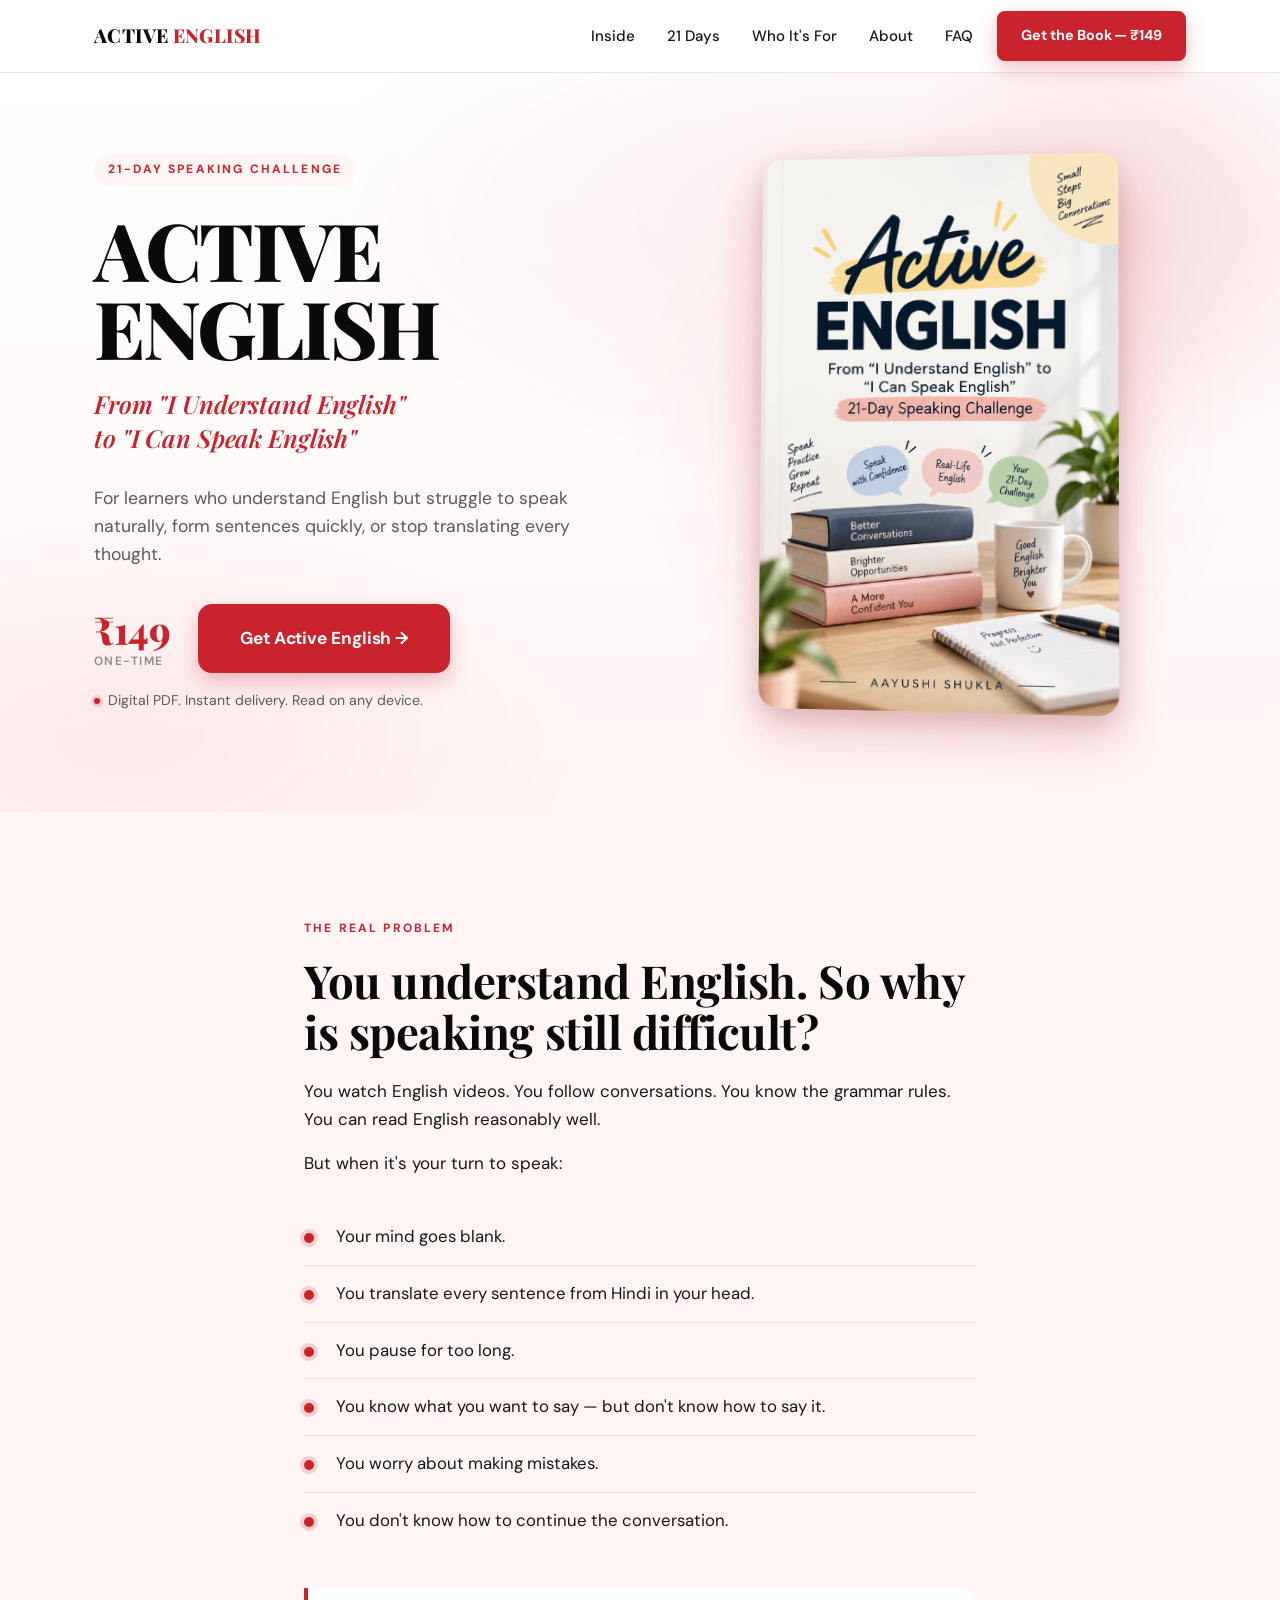
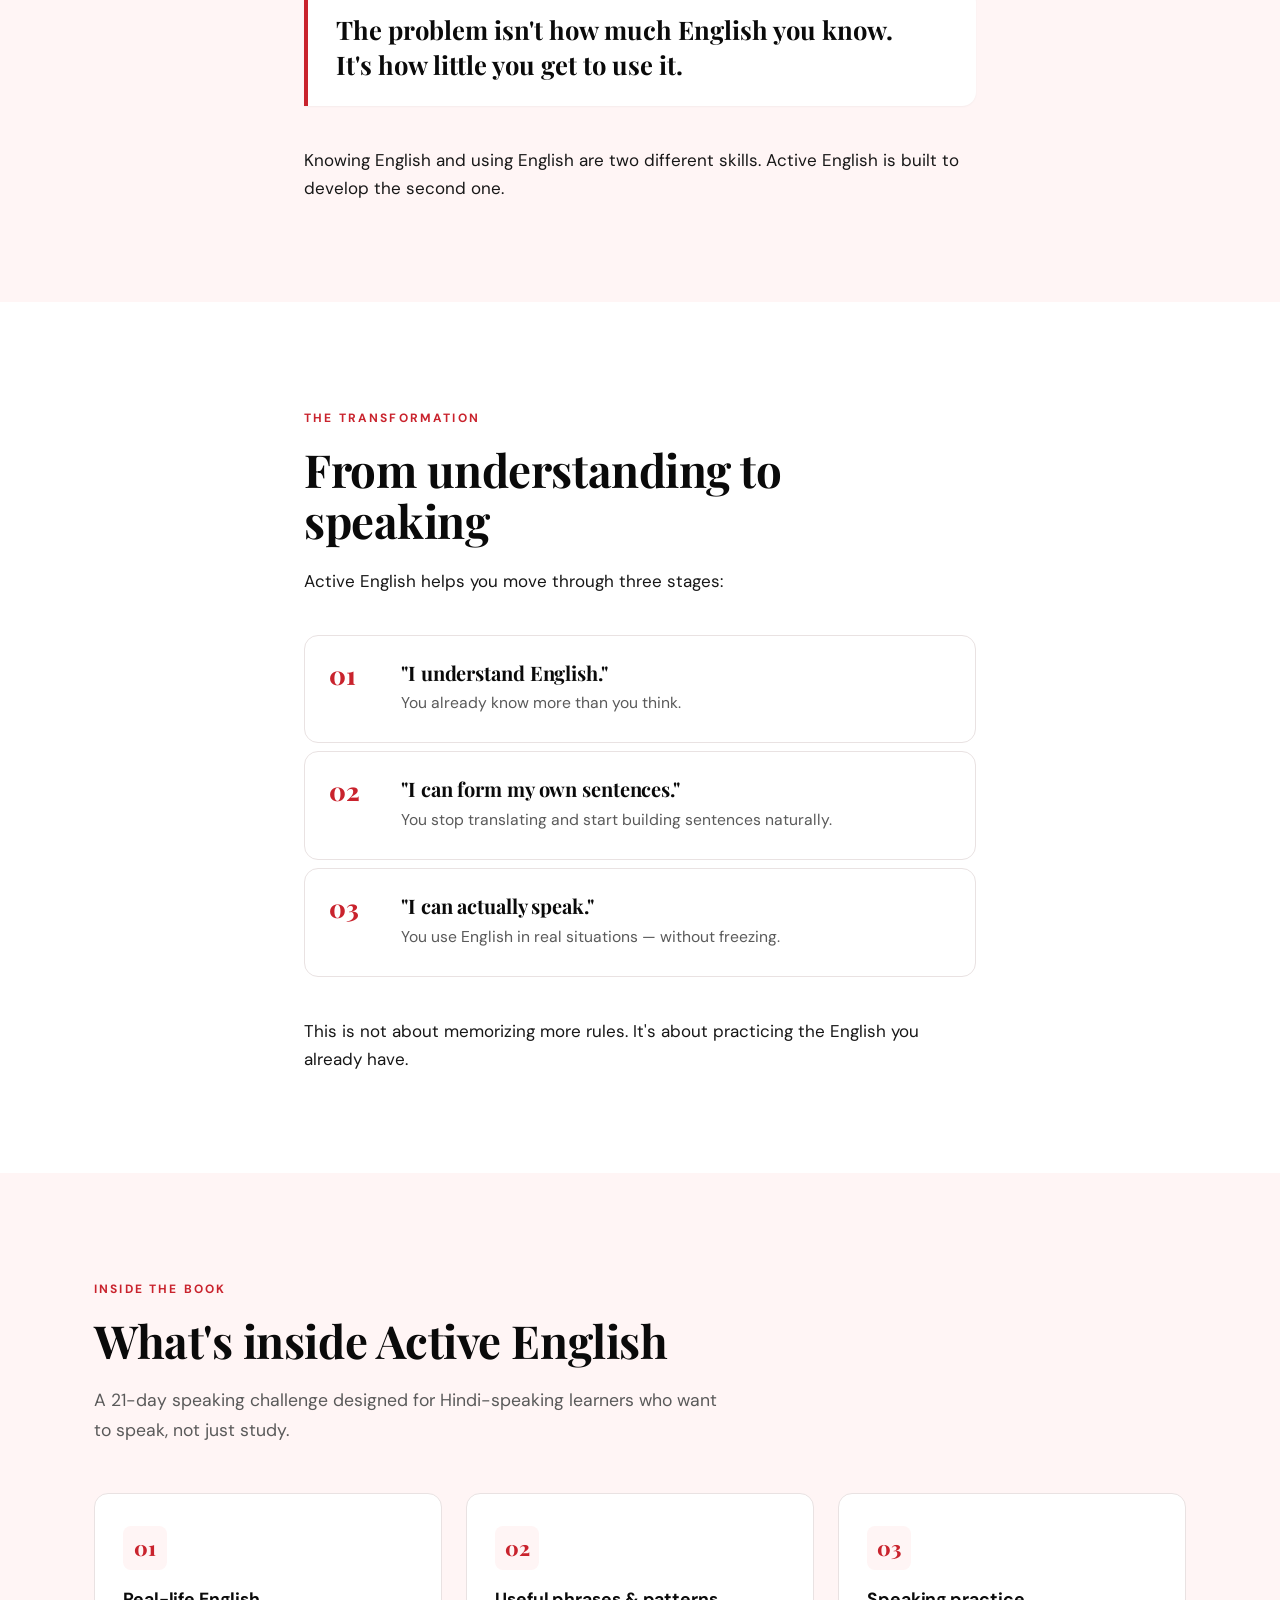
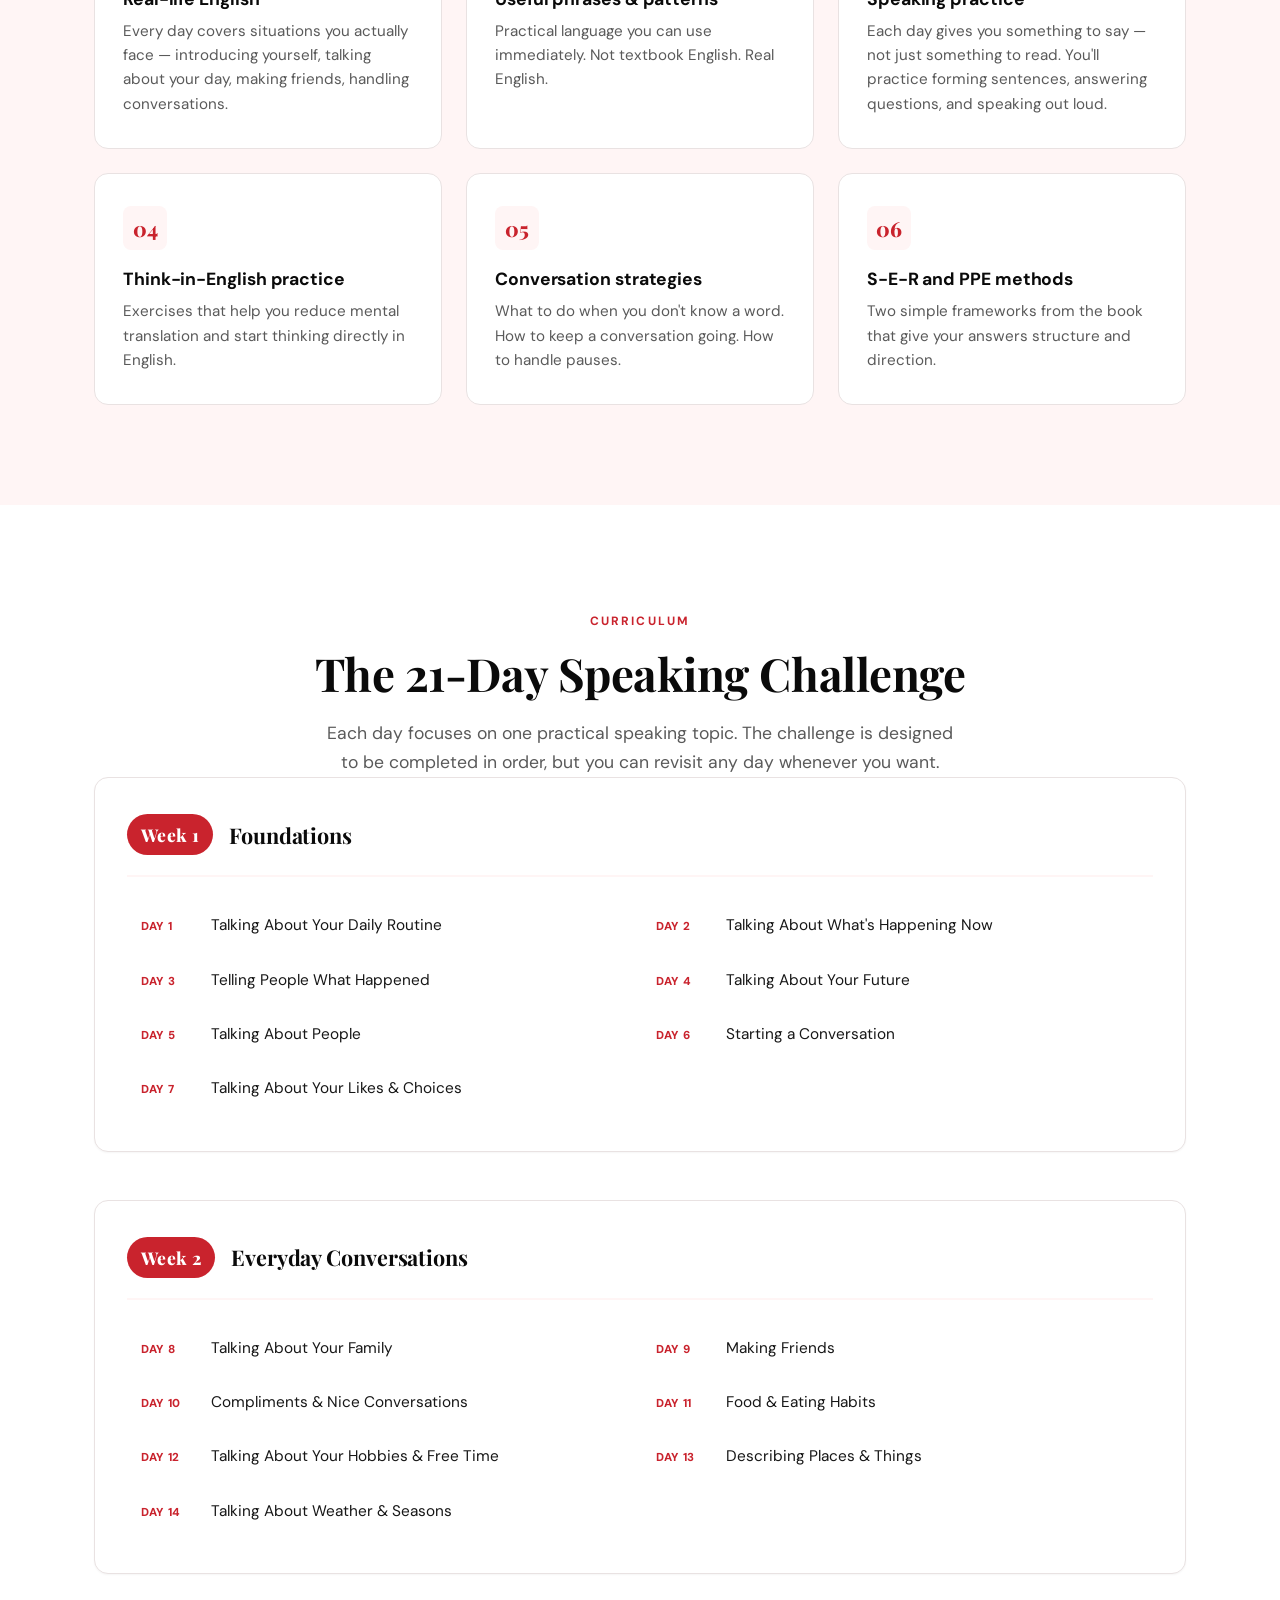
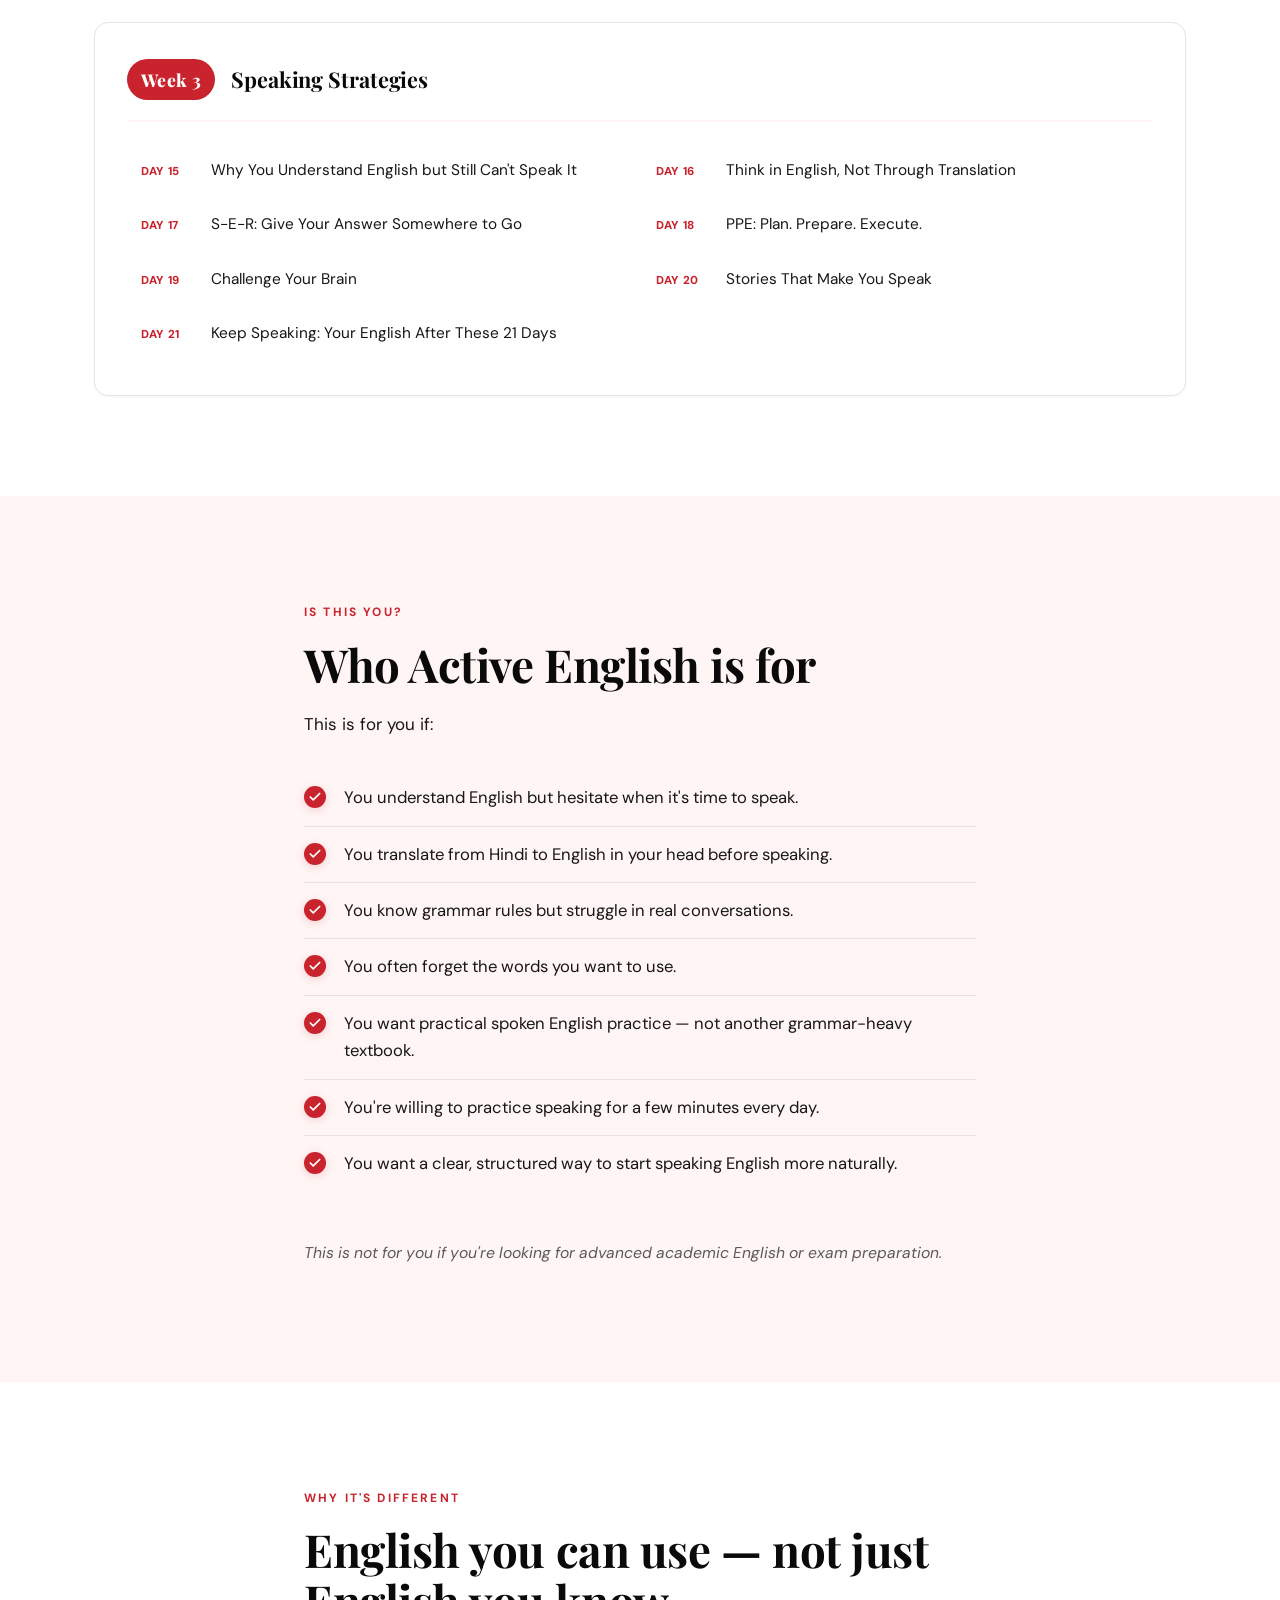
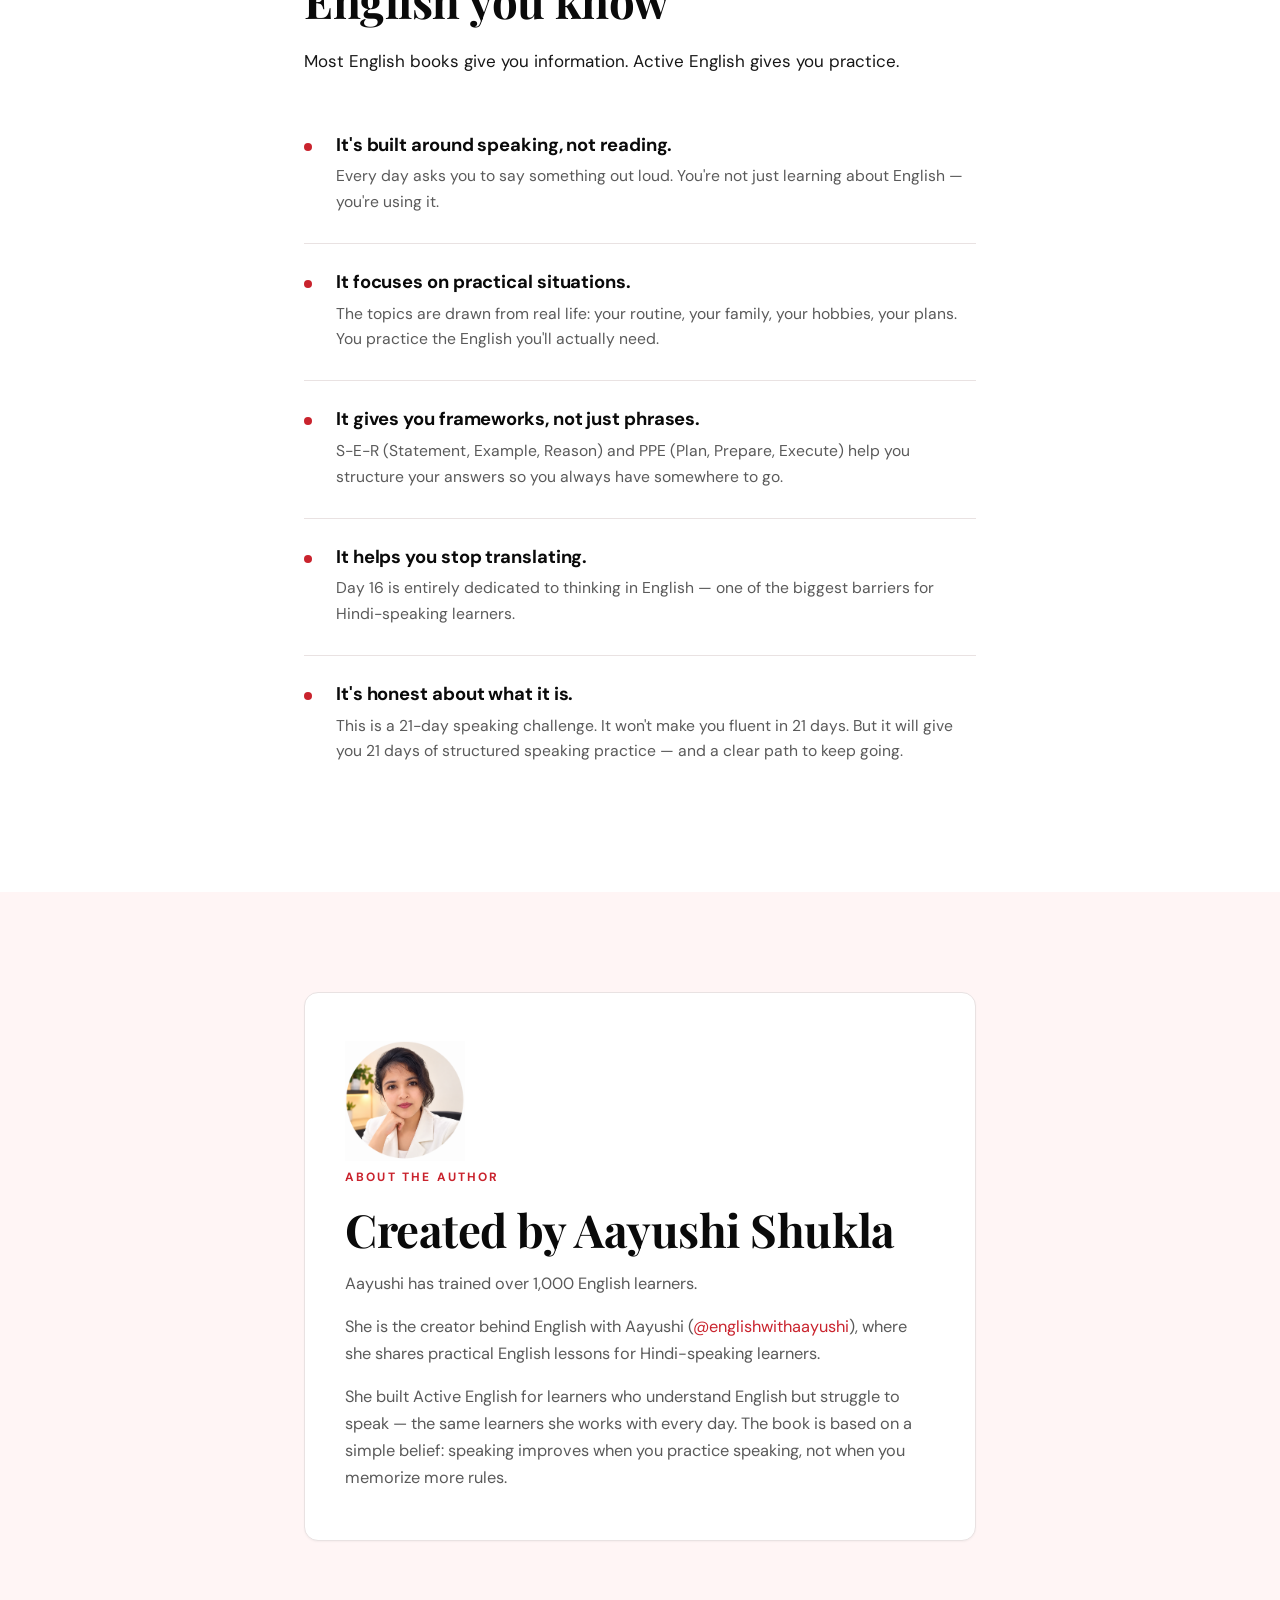
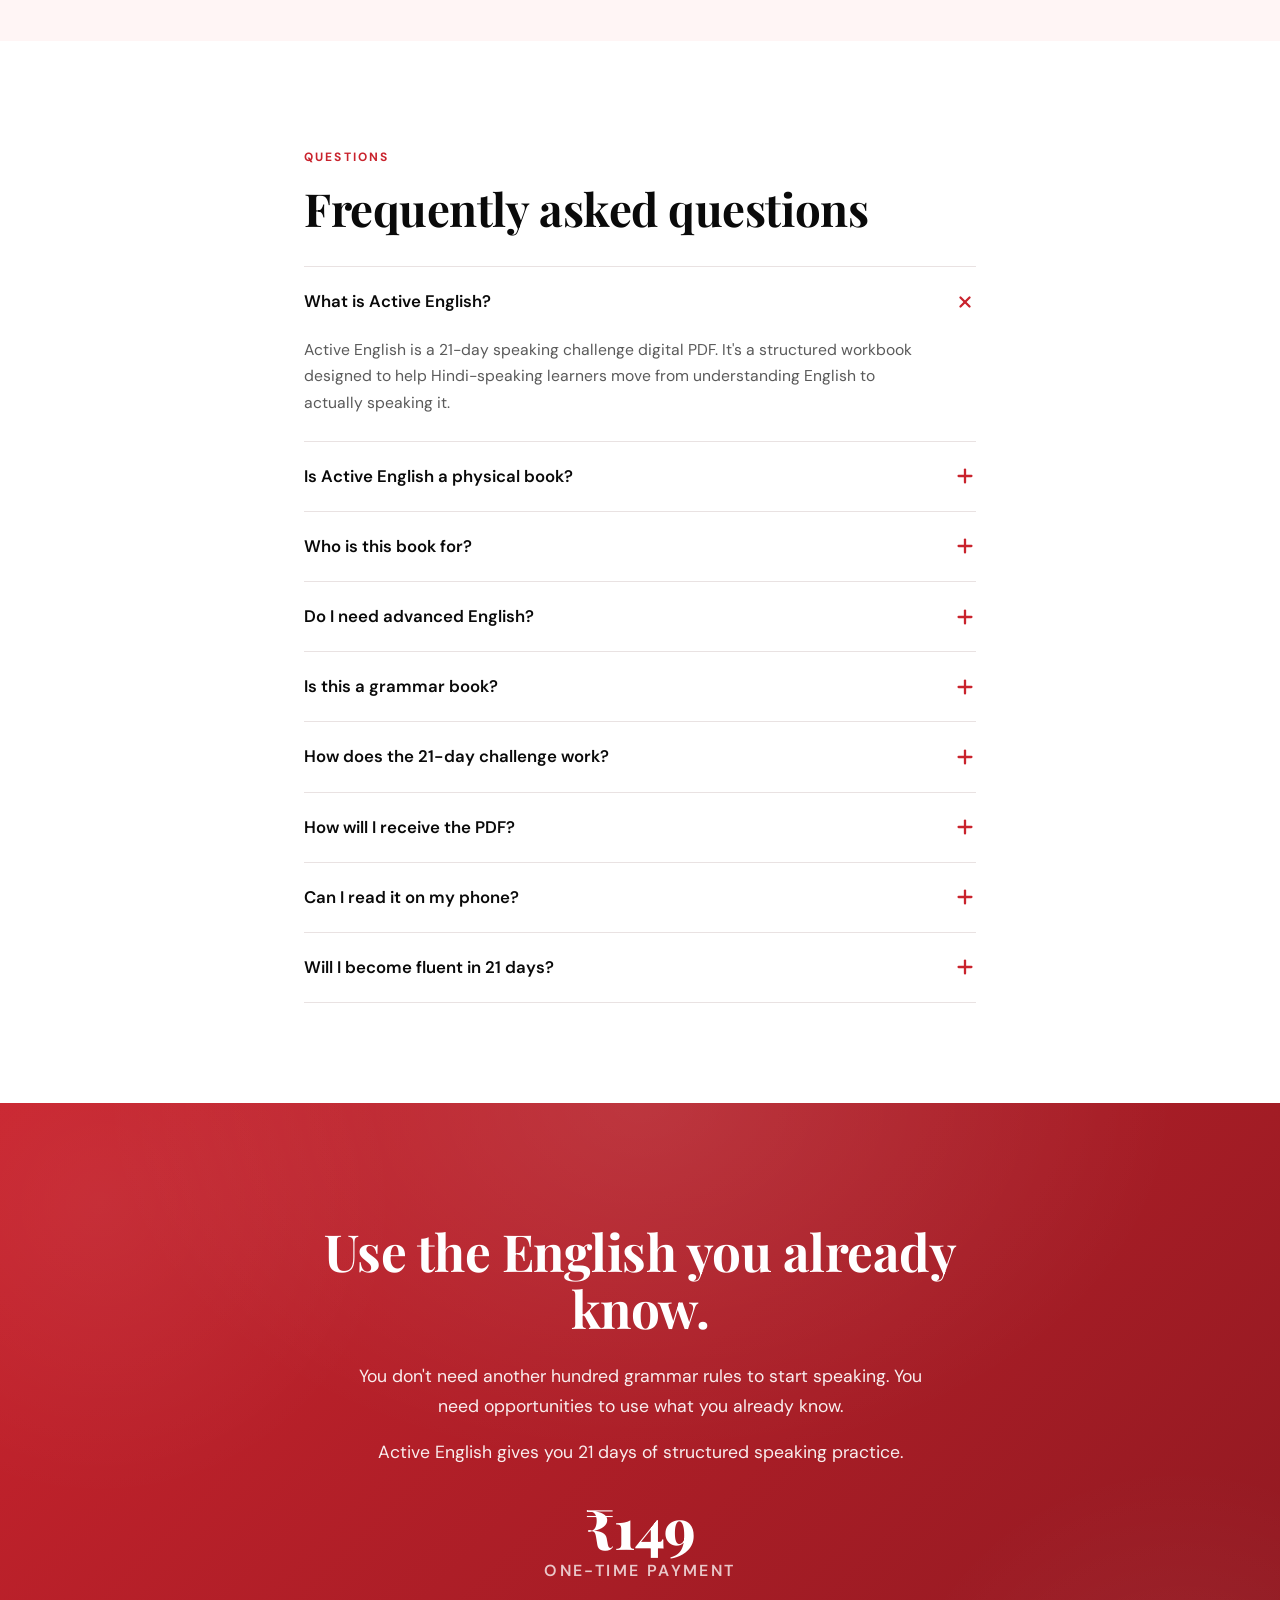
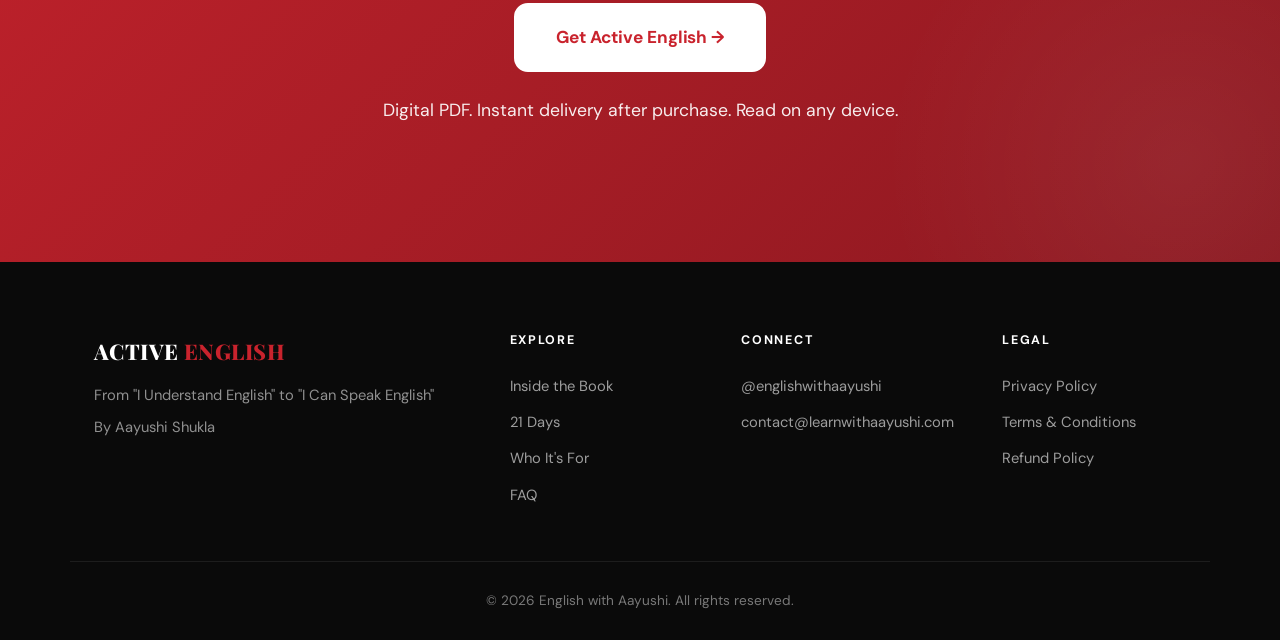
<file: index.html>
<!DOCTYPE html>
<html lang="en-IN">

<head>
  <meta charset="UTF-8">
  <meta name="viewport" content="width=device-width, initial-scale=1.0">
  <title>Active English — 21-Day Speaking Challenge | Spoken English Practice PDF for Hindi Speakers</title>
  <meta name="description"
    content="Understand English but struggle to speak? Active English is a 21-day speaking challenge PDF by Aayushi Shukla. Practical spoken English practice for Hindi speakers. ₹149.">
  <link rel="canonical" href="https://YOURDOMAIN.com/">

  <meta property="og:type" content="product">
  <meta property="og:title" content="Active English — 21-Day Speaking Challenge">
  <meta property="og:description" content="From 'I Understand English' to 'I Can Speak English'. ₹149.">
  <meta property="og:image" content="https://YOURDOMAIN.com/images/Cover.png">
  <meta property="og:url" content="https://YOURDOMAIN.com/">
  <meta property="og:site_name" content="Active English">
  <meta property="og:locale" content="en_IN">

  <link rel="preconnect" href="https://fonts.googleapis.com">
  <link rel="preconnect" href="https://fonts.gstatic.com" crossorigin>
  <link
    href="https://fonts.googleapis.com/css2?family=DM+Sans:wght@400;500;600;700&family=Playfair+Display:ital,wght@0,600;0,700;0,800;1,600&display=swap"
    rel="stylesheet">

  <style>
    /* ============================================
   ACTIVE ENGLISH — PREMIUM RED + WHITE THEME
   ============================================ */

    * {
      margin: 0;
      padding: 0;
      box-sizing: border-box
    }

    html {
      scroll-behavior: smooth;
      -webkit-text-size-adjust: 100%
    }

    :root {
      --red: #C9232D;
      --red-dark: #A81D26;
      --red-deep: #8B1820;
      --red-tint: #FFF5F5;
      --red-glow: rgba(201, 35, 45, 0.18);
      --dark: #171717;
      --ink: #0A0A0A;
      --muted: #5A5A5A;
      --muted-light: #8A8A8A;
      --border: #E9E2E2;
      --border-strong: #D8CFCF;
      --white: #FFFFFF;
      --off-white: #FAF7F7;
      --max: 1140px;
      --narrow: 720px;
      --r: 8px;
      --r-lg: 14px;
      --r-xl: 20px;
      --shadow-sm: 0 1px 2px rgba(0, 0, 0, .04);
      --shadow-md: 0 8px 28px rgba(23, 23, 23, .08);
      --shadow-lg: 0 24px 60px rgba(23, 23, 23, .12);
      --shadow-red: 0 20px 50px rgba(201, 35, 45, .25);
      --t: .25s cubic-bezier(.4, 0, .2, 1);
    }

    body {
      font-family: 'DM Sans', system-ui, -apple-system, sans-serif;
      font-size: 17px;
      line-height: 1.65;
      color: var(--dark);
      background: var(--white);
      -webkit-font-smoothing: antialiased;
      -moz-osx-font-smoothing: grayscale;
      overflow-x: hidden;
    }

    img {
      max-width: 100%;
      height: auto;
      display: block
    }

    a {
      color: var(--red);
      text-decoration: none;
      transition: color var(--t)
    }

    a:hover {
      color: var(--red-dark)
    }

    /* TYPOGRAPHY */
    h1,
    h2,
    h3,
    h4 {
      font-family: 'Playfair Display', Georgia, serif;
      line-height: 1.12;
      color: var(--ink);
      letter-spacing: -.01em
    }

    h1 {
      font-size: clamp(2.6rem, 7vw, 5rem);
      font-weight: 800;
      letter-spacing: -.03em
    }

    h2 {
      font-size: clamp(1.85rem, 4vw, 2.85rem);
      font-weight: 700;
      margin-bottom: 1.25rem
    }

    h3 {
      font-family: 'DM Sans', sans-serif;
      font-size: 1.15rem;
      font-weight: 700;
      margin-bottom: .5rem;
      letter-spacing: -.005em
    }

    p {
      margin-bottom: 1rem
    }

    p:last-child {
      margin-bottom: 0
    }

    .label {
      display: inline-block;
      font-family: 'DM Sans', sans-serif;
      font-size: .75rem;
      font-weight: 700;
      letter-spacing: .18em;
      text-transform: uppercase;
      color: var(--red);
      padding: 6px 14px;
      background: var(--red-tint);
      border-radius: 100px;
      margin-bottom: 1.5rem;
    }

    /* LAYOUT */
    .container {
      width: 100%;
      max-width: var(--max);
      margin: 0 auto;
      padding: 0 24px
    }

    .container-narrow {
      max-width: var(--narrow)
    }

    .section {
      padding: 100px 0
    }

    .section-tint {
      background: var(--red-tint)
    }

    .section-dark {
      background: var(--ink);
      color: #fff
    }

    .section-intro {
      font-size: 1.1rem;
      color: var(--muted);
      margin-bottom: 3rem;
      max-width: 640px
    }

    .center {
      text-align: center
    }

    .center .section-intro {
      margin-left: auto;
      margin-right: auto
    }

    /* BUTTONS */
    .btn {
      display: inline-flex;
      align-items: center;
      justify-content: center;
      gap: 8px;
      font-family: 'DM Sans', sans-serif;
      font-size: 1rem;
      font-weight: 700;
      padding: 15px 30px;
      border-radius: var(--r);
      border: 2px solid transparent;
      cursor: pointer;
      transition: all var(--t);
      text-align: center;
      white-space: nowrap;
      letter-spacing: -.005em;
      text-decoration: none;
    }

    .btn-primary {
      background: var(--red);
      color: #fff;
      border-color: var(--red);
      box-shadow: 0 8px 20px rgba(201, 35, 45, .28);
    }

    .btn-primary:hover {
      background: var(--red-dark);
      border-color: var(--red-dark);
      color: #fff;
      transform: translateY(-2px);
      box-shadow: 0 14px 30px rgba(201, 35, 45, .38);
    }

    .btn-lg {
      padding: 18px 40px;
      font-size: 1.08rem;
      border-radius: var(--r-lg)
    }

    .btn-white {
      background: #fff;
      color: var(--red);
      border-color: #fff
    }

    .btn-white:hover {
      background: var(--red-tint);
      color: var(--red-dark);
      transform: translateY(-2px)
    }

    /* ============ HEADER ============ */
    .site-header {
      position: sticky;
      top: 0;
      z-index: 100;
      background: rgba(255, 255, 255, .92);
      backdrop-filter: saturate(180%) blur(14px);
      -webkit-backdrop-filter: saturate(180%) blur(14px);
      border-bottom: 1px solid var(--border);
    }

    .header-inner {
      display: flex;
      align-items: center;
      justify-content: space-between;
      gap: 24px;
      height: 72px
    }

    .logo {
      font-family: 'Playfair Display', serif;
      font-size: 1.2rem;
      font-weight: 800;
      letter-spacing: .02em;
      color: var(--ink);
      text-decoration: none;
      white-space: nowrap;
    }

    .logo span {
      color: var(--red)
    }

    .main-nav {
      display: flex;
      gap: 32px;
      margin-left: auto
    }

    .main-nav a {
      font-size: .94rem;
      font-weight: 500;
      color: var(--dark);
      text-decoration: none;
      position: relative
    }

    .main-nav a::after {
      content: "";
      position: absolute;
      left: 0;
      bottom: -4px;
      width: 0;
      height: 2px;
      background: var(--red);
      transition: width var(--t);
    }

    .main-nav a:hover {
      color: var(--red)
    }

    .main-nav a:hover::after {
      width: 100%
    }

    .header-cta {
      padding: 11px 22px;
      font-size: .9rem;
      border-radius: var(--r)
    }

    .menu-toggle {
      display: none;
      flex-direction: column;
      gap: 5px;
      background: none;
      border: none;
      cursor: pointer;
      padding: 8px;
    }

    .menu-toggle span {
      display: block;
      width: 24px;
      height: 2px;
      background: var(--ink);
      transition: var(--t);
      border-radius: 2px
    }

    .mobile-nav {
      display: none;
      flex-direction: column;
      padding: 16px 24px 24px;
      background: #fff;
      border-bottom: 1px solid var(--border);
      position: sticky;
      top: 72px;
      z-index: 149;
    }

    .mobile-nav.open {
      display: flex
    }

    .mobile-nav a {
      padding: 14px 0;
      font-size: 1rem;
      font-weight: 500;
      color: var(--dark);
      border-bottom: 1px solid var(--border)
    }

    .mobile-nav .btn {
      margin-top: 16px;
      border-bottom: none;
      color: #fff
    }

    /* ============ HERO ============ */
    .hero {
      position: relative;
      padding: 80px 0 100px;
      background:
        radial-gradient(ellipse 80% 60% at 70% 20%, rgba(201, 35, 45, .08), transparent 60%),
        radial-gradient(ellipse 60% 50% at 10% 90%, rgba(201, 35, 45, .06), transparent 60%),
        linear-gradient(180deg, #fff 0%, var(--red-tint) 100%);
      overflow: hidden;
    }

    .hero::before {
      content: "";
      position: absolute;
      top: -100px;
      right: -100px;
      width: 500px;
      height: 500px;
      border-radius: 50%;
      background: radial-gradient(circle, rgba(201, 35, 45, .10), transparent 70%);
      pointer-events: none;
    }

    .hero-grid {
      display: grid;
      grid-template-columns: 1.05fr 1fr;
      gap: 72px;
      align-items: center;
      position: relative;
      z-index: 1;
    }

    .hero-content h1 {
      margin-bottom: 1.25rem;
      color: var(--ink);
      line-height: .98
    }

    .hero-content h1 br {
      display: none
    }

    .hero-subtitle {
      font-family: 'Playfair Display', serif;
      font-size: clamp(1.15rem, 2.4vw, 1.55rem);
      font-style: italic;
      font-weight: 600;
      color: var(--red);
      margin-bottom: 1.75rem;
      line-height: 1.4;
      letter-spacing: -.005em;
    }

    .hero-copy {
      font-size: 1.1rem;
      color: var(--muted);
      margin-bottom: 2.25rem;
      max-width: 520px;
      line-height: 1.6
    }

    .hero-price-row {
      display: flex;
      align-items: center;
      gap: 28px;
      flex-wrap: wrap;
      margin-bottom: 1rem
    }

    .price {
      font-family: 'Playfair Display', serif;
      font-size: 2.4rem;
      font-weight: 800;
      color: var(--red);
      letter-spacing: -.02em;
      line-height: 1;
    }

    .price small {
      display: block;
      font-family: 'DM Sans', sans-serif;
      font-size: .75rem;
      font-weight: 600;
      letter-spacing: .12em;
      text-transform: uppercase;
      color: var(--muted-light);
      margin-top: 6px;
    }

    .hero-note {
      font-size: .88rem;
      color: var(--muted);
      display: flex;
      align-items: center;
      gap: 8px
    }

    .hero-note::before {
      content: "";
      width: 6px;
      height: 6px;
      border-radius: 50%;
      background: var(--red);
      box-shadow: 0 0 0 3px var(--red-glow);
    }

    .hero-image {
      display: flex;
      justify-content: center;
      align-items: center;
      position: relative
    }

    .hero-image::before {
      content: "";
      position: absolute;
      inset: -30px;
      background: radial-gradient(circle at center, rgba(201, 35, 45, .14), transparent 65%);
      filter: blur(40px);
      z-index: 0;
    }

    .hero-image img {
      position: relative;
      z-index: 1;
      max-width: 360px;
      width: 100%;
      border-radius: var(--r-xl);
      box-shadow: var(--shadow-red), 0 8px 24px rgba(0, 0, 0, .12);
      transform: perspective(1200px) rotateY(-6deg) rotateX(2deg);
      transition: transform .6s cubic-bezier(.4, 0, .2, 1);
    }

    .hero-image img:hover {
      transform: perspective(1200px) rotateY(0deg) rotateX(0deg) scale(1.02)
    }

    /* COVER PLACEHOLDER (shows when cover.png is missing) */
    .cover-placeholder {
      width: 100%;
      max-width: 360px;
      aspect-ratio: 5/7;
      background: linear-gradient(145deg, var(--red) 0%, var(--red-deep) 100%);
      border-radius: var(--r-xl);
      box-shadow: var(--shadow-red), 0 8px 24px rgba(0, 0, 0, .12);
      display: flex;
      flex-direction: column;
      justify-content: space-between;
      padding: 36px 32px;
      color: #fff;
      position: relative;
      overflow: hidden;
      transform: perspective(1200px) rotateY(-6deg) rotateX(2deg);
    }

    .cover-placeholder::before {
      content: "";
      position: absolute;
      top: -50%;
      right: -50%;
      width: 200%;
      height: 200%;
      background: radial-gradient(circle at 30% 20%, rgba(255, 255, 255, .12), transparent 50%);
      pointer-events: none;
    }

    .cover-top {
      font-size: .72rem;
      font-weight: 700;
      letter-spacing: .2em;
      text-transform: uppercase;
      opacity: .85
    }

    .cover-title {
      font-family: 'Playfair Display', serif;
      font-size: 2.6rem;
      font-weight: 800;
      line-height: 1;
      letter-spacing: -.02em
    }

    .cover-title span {
      display: block;
      color: rgba(255, 255, 255, .55);
      font-style: italic;
      font-weight: 600
    }

    .cover-bottom {
      font-size: .85rem;
      font-weight: 500;
      opacity: .9
    }

    .cover-bottom strong {
      display: block;
      font-size: 1rem;
      font-weight: 700;
      margin-bottom: 2px
    }

    /* ============ SECTION HEADERS ============ */
    .section-label {
      display: inline-block;
      font-size: .75rem;
      font-weight: 700;
      letter-spacing: .18em;
      text-transform: uppercase;
      color: var(--red);
      margin-bottom: 1rem;
    }

    /* ============ PROBLEM ============ */
    .pain-list {
      list-style: none;
      margin: 2rem 0;
      padding: 0
    }

    .pain-list li {
      position: relative;
      padding: 14px 0 14px 32px;
      font-size: 1.05rem;
      border-bottom: 1px solid var(--border);
      color: var(--dark);
    }

    .pain-list li:last-child {
      border-bottom: none
    }

    .pain-list li::before {
      content: "";
      position: absolute;
      left: 0;
      top: 24px;
      width: 10px;
      height: 10px;
      background: var(--red);
      border-radius: 50%;
      box-shadow: 0 0 0 4px var(--red-glow);
    }

    .emphasis {
      font-family: 'Playfair Display', serif;
      font-size: clamp(1.3rem, 2.6vw, 1.6rem);
      font-weight: 700;
      color: var(--ink);
      line-height: 1.35;
      margin: 2.5rem 0;
      padding: 24px 28px;
      border-left: 4px solid var(--red);
      background: var(--white);
      border-radius: 0 var(--r-lg) var(--r-lg) 0;
      box-shadow: var(--shadow-sm);
    }

    /* ============ STAGES ============ */
    .stage-list {
      margin: 2.5rem 0;
      display: flex;
      flex-direction: column;
      gap: 8px
    }

    .stage {
      display: flex;
      gap: 24px;
      align-items: flex-start;
      padding: 26px 24px;
      background: #fff;
      border: 1px solid var(--border);
      border-radius: var(--r-lg);
      transition: all var(--t);
    }

    .stage:hover {
      border-color: var(--red);
      box-shadow: var(--shadow-md);
      transform: translateX(4px)
    }

    .stage-num {
      font-family: 'Playfair Display', serif;
      font-size: 1.6rem;
      font-weight: 800;
      color: var(--red);
      flex-shrink: 0;
      width: 48px;
      line-height: 1;
    }

    .stage-body h3 {
      font-family: 'Playfair Display', serif;
      font-size: 1.25rem;
      font-weight: 700;
      margin-bottom: .4rem;
      color: var(--ink)
    }

    .stage-body p {
      color: var(--muted);
      font-size: .98rem;
      margin: 0
    }

    /* ============ FEATURES ============ */
    .features-grid {
      display: grid;
      grid-template-columns: repeat(3, 1fr);
      gap: 24px
    }

    .feature {
      background: #fff;
      border: 1px solid var(--border);
      border-radius: var(--r-lg);
      padding: 32px 28px;
      transition: all var(--t);
      position: relative;
      overflow: hidden;
    }

    .feature::before {
      content: "";
      position: absolute;
      top: 0;
      left: 0;
      width: 100%;
      height: 3px;
      background: var(--red);
      transform: scaleX(0);
      transform-origin: left;
      transition: transform var(--t);
    }

    .feature:hover {
      border-color: var(--red);
      box-shadow: var(--shadow-md);
      transform: translateY(-4px)
    }

    .feature:hover::before {
      transform: scaleX(1)
    }

    .feature-icon {
      width: 44px;
      height: 44px;
      border-radius: var(--r);
      background: var(--red-tint);
      color: var(--red);
      display: flex;
      align-items: center;
      justify-content: center;
      font-family: 'Playfair Display', serif;
      font-size: 1.3rem;
      font-weight: 800;
      margin-bottom: 1.25rem;
    }

    .feature h3 {
      color: var(--ink);
      margin-bottom: .6rem;
      font-size: 1.1rem
    }

    .feature p {
      font-size: .95rem;
      color: var(--muted);
      margin: 0;
      line-height: 1.6
    }

    /* ============ CURRICULUM ============ */
    .weeks {
      display: flex;
      flex-direction: column;
      gap: 48px
    }

    .week {
      background: #fff;
      border: 1px solid var(--border);
      border-radius: var(--r-lg);
      padding: 36px 32px;
      box-shadow: var(--shadow-sm);
    }

    .week-header {
      display: flex;
      align-items: center;
      gap: 16px;
      margin-bottom: 1.5rem;
      padding-bottom: 1.25rem;
      border-bottom: 2px solid var(--red-tint);
    }

    .week-badge {
      font-family: 'Playfair Display', serif;
      font-size: 1.1rem;
      font-weight: 800;
      color: #fff;
      background: var(--red);
      padding: 6px 14px;
      border-radius: 100px;
      letter-spacing: .02em;
    }

    .week-title {
      font-family: 'Playfair Display', serif;
      font-size: 1.35rem;
      font-weight: 700;
      color: var(--ink);
      margin: 0
    }

    .day-list {
      list-style: none;
      padding: 0;
      display: grid;
      grid-template-columns: 1fr 1fr;
      gap: 4px
    }

    .day-list li {
      display: flex;
      align-items: baseline;
      gap: 14px;
      padding: 12px 14px;
      border-radius: var(--r);
      font-size: .96rem;
      color: var(--dark);
      transition: background var(--t);
      border-bottom: 1px solid transparent;
    }

    .day-list li:hover {
      background: var(--red-tint);
      color: var(--red-deep)
    }

    .day-num {
      font-size: .72rem;
      font-weight: 800;
      letter-spacing: .06em;
      text-transform: uppercase;
      color: var(--red);
      flex-shrink: 0;
      width: 56px;
      font-family: 'DM Sans', sans-serif;
    }

    /* ============ CHECKLIST ============ */
    .check-list {
      list-style: none;
      padding: 0;
      margin: 2rem 0
    }

    .check-list li {
      position: relative;
      padding: 14px 0 14px 40px;
      font-size: 1.04rem;
      border-bottom: 1px solid var(--border);
      color: var(--dark);
    }

    .check-list li:last-child {
      border-bottom: none
    }

    .check-list li::before {
      content: "";
      position: absolute;
      left: 0;
      top: 16px;
      width: 22px;
      height: 22px;
      border-radius: 50%;
      background: var(--red);
      color: #fff;
      background-image: url("data:image/svg+xml;utf8,<svg xmlns='http://www.w3.org/2000/svg' viewBox='0 0 24 24' fill='none' stroke='white' stroke-width='3' stroke-linecap='round' stroke-linejoin='round'><polyline points='20 6 9 17 4 12'/></svg>");
      background-size: 14px;
      background-position: center;
      background-repeat: no-repeat;
      box-shadow: 0 2px 8px var(--red-glow);
    }

    .muted-note {
      color: var(--muted);
      font-size: .98rem;
      font-style: italic;
      padding: 16px 0
    }

    /* ============ DIFFERENT ============ */
    .diff-list {
      display: flex;
      flex-direction: column;
      gap: 0;
      margin-top: 2rem
    }

    .diff-item {
      padding: 28px 0 28px 32px;
      border-bottom: 1px solid var(--border);
      position: relative;
    }

    .diff-item:last-child {
      border-bottom: none
    }

    .diff-item::before {
      content: "";
      position: absolute;
      left: 0;
      top: 36px;
      width: 8px;
      height: 8px;
      background: var(--red);
      border-radius: 50%;
    }

    .diff-item h3 {
      color: var(--ink);
      margin-bottom: .5rem;
      font-size: 1.15rem
    }

    .diff-item p {
      color: var(--muted);
      font-size: .98rem;
      margin: 0;
      line-height: 1.65
    }

    /* ============ ABOUT ============ */
    .about-card {
      background: #fff;
      border: 1px solid var(--border);
      border-radius: var(--r-lg);
      padding: 48px 40px;
      box-shadow: var(--shadow-sm);
    }

    .about-avatar {
      width: 80px;
      height: 80px;
      border-radius: 50%;
      background: linear-gradient(135deg, var(--red), var(--red-deep));
      color: #fff;
      display: flex;
      align-items: center;
      justify-content: center;
      font-family: 'Playfair Display', serif;
      font-size: 2rem;
      font-weight: 800;
      margin-bottom: 1.5rem;
      box-shadow: 0 8px 24px var(--red-glow);
    }

    .about-card h2 {
      margin-bottom: 1rem
    }

    .about-card p {
      color: var(--muted);
      font-size: 1.02rem
    }

    .placeholder-note {
      font-size: .85rem;
      color: var(--muted-light);
      font-style: italic;
      padding: 12px 16px;
      border: 1px dashed var(--border-strong);
      border-radius: var(--r);
      margin-top: 1.5rem;
      background: var(--off-white);
    }

    /* ============ FAQ ============ */
    .faq-list {
      margin-top: 2rem
    }

    .faq-item {
      border-bottom: 1px solid var(--border)
    }

    .faq-item:first-child {
      border-top: 1px solid var(--border)
    }

    .faq-q {
      width: 100%;
      text-align: left;
      background: none;
      border: none;
      font-family: 'DM Sans', sans-serif;
      font-size: 1.05rem;
      font-weight: 600;
      color: var(--ink);
      padding: 22px 44px 22px 0;
      cursor: pointer;
      position: relative;
      line-height: 1.5;
      transition: color var(--t);
    }

    .faq-q:hover {
      color: var(--red)
    }

    .faq-q::after {
      content: "";
      position: absolute;
      right: 0;
      top: 50%;
      width: 22px;
      height: 22px;
      transform: translateY(-50%);
      background-image: url("data:image/svg+xml;utf8,<svg xmlns='http://www.w3.org/2000/svg' viewBox='0 0 24 24' fill='none' stroke='%23C9232D' stroke-width='2.5' stroke-linecap='round'><line x1='12' y1='5' x2='12' y2='19'/><line x1='5' y1='12' x2='19' y2='12'/></svg>");
      background-size: contain;
      background-repeat: no-repeat;
      background-position: center;
      transition: transform var(--t);
    }

    .faq-item.open .faq-q::after {
      transform: translateY(-50%) rotate(45deg)
    }

    .faq-a {
      max-height: 0;
      overflow: hidden;
      transition: max-height .35s ease;
    }

    .faq-a-inner {
      padding: 0 40px 24px 0;
      color: var(--muted);
      font-size: .98rem;
      line-height: 1.7
    }

    .faq-item.open .faq-a {
      max-height: 400px
    }

    /* ============ FINAL CTA ============ */
    .final-cta {
      background:
        radial-gradient(ellipse 70% 80% at 50% 0%, rgba(255, 255, 255, .10), transparent 60%),
        linear-gradient(135deg, var(--red) 0%, var(--red-deep) 100%);
      color: #fff;
      padding: 120px 0;
      text-align: center;
      position: relative;
      overflow: hidden;
    }

    .final-cta::before {
      content: "";
      position: absolute;
      top: -200px;
      left: -200px;
      width: 600px;
      height: 600px;
      border-radius: 50%;
      background: radial-gradient(circle, rgba(255, 255, 255, .06), transparent 70%);
    }

    .final-cta::after {
      content: "";
      position: absolute;
      bottom: -200px;
      right: -200px;
      width: 600px;
      height: 600px;
      border-radius: 50%;
      background: radial-gradient(circle, rgba(255, 255, 255, .06), transparent 70%);
    }

    .final-cta .container {
      position: relative;
      z-index: 1
    }

    .final-cta h2 {
      color: #fff;
      font-size: clamp(2rem, 4.5vw, 3.2rem);
      margin-bottom: 1.5rem
    }

    .final-cta p {
      color: rgba(255, 255, 255, .92);
      font-size: 1.1rem;
      max-width: 600px;
      margin: 0 auto 1rem;
      line-height: 1.7
    }

    .final-price {
      font-family: 'Playfair Display', serif;
      font-size: 3.5rem;
      font-weight: 800;
      color: #fff;
      margin: 2rem 0 1.5rem;
      letter-spacing: -.02em;
      line-height: 1;
    }

    .final-price small {
      font-size: 1rem;
      font-weight: 600;
      letter-spacing: .15em;
      opacity: .75;
      display: block;
      margin-top: 8px;
      text-transform: uppercase;
      font-family: 'DM Sans', sans-serif
    }

    .small-note {
      font-size: .88rem;
      color: rgba(255, 255, 255, .75);
      margin-top: 1.5rem !important
    }

    /* ============ FOOTER ============ */
    .site-footer {
      background: var(--ink);
      color: rgba(255, 255, 255, .7);
      padding: 72px 0 28px
    }

    .footer-grid {
      display: grid;
      grid-template-columns: 2fr 1fr 1fr 1fr;
      gap: 48px;
      margin-bottom: 48px
    }

    .footer-brand .logo {
      color: #fff;
      margin-bottom: 1rem;
      font-size: 1.35rem
    }

    .footer-brand p {
      font-size: .92rem;
      color: rgba(255, 255, 255, .55);
      margin-bottom: .5rem;
      line-height: 1.6
    }

    .footer-col h4 {
      font-family: 'DM Sans', sans-serif;
      font-size: .78rem;
      font-weight: 700;
      letter-spacing: .14em;
      text-transform: uppercase;
      color: #fff;
      margin-bottom: 1.25rem;
    }

    .footer-col a {
      display: block;
      font-size: .92rem;
      color: rgba(255, 255, 255, .6);
      padding: 6px 0;
      transition: color var(--t);
    }

    .footer-col a:hover {
      color: #fff
    }

    .footer-bottom {
      border-top: 1px solid rgba(255, 255, 255, .08);
      padding-top: 28px;
      text-align: center;
      font-size: .85rem;
      color: rgba(255, 255, 255, .45);
    }

    /* ============ STICKY MOBILE CTA ============ */
    .sticky-cta {
      display: none;
      position: fixed;
      bottom: 0;
      left: 0;
      right: 0;
      background: #fff;
      border-top: 1px solid var(--border);
      padding: 12px 16px;
      align-items: center;
      gap: 12px;
      z-index: 200;
      box-shadow: 0 -8px 32px rgba(0, 0, 0, .1);
    }

    .sticky-price {
      font-family: 'Playfair Display', serif;
      font-size: 1.5rem;
      font-weight: 800;
      color: var(--red);
      flex-shrink: 0;
      line-height: 1;
    }

    .sticky-price small {
      display: block;
      font-family: 'DM Sans', sans-serif;
      font-size: .65rem;
      font-weight: 600;
      letter-spacing: .1em;
      text-transform: uppercase;
      color: var(--muted-light);
      margin-top: 3px
    }

    .sticky-cta .btn {
      flex: 1;
      padding: 14px 20px;
      font-size: .95rem
    }

    /* ============ RESPONSIVE ============ */
    @media (max-width:960px) {
      .hero-grid {
        grid-template-columns: 1fr;
        gap: 56px;
        text-align: center
      }

      .hero-content {
        order: 2
      }

      .hero-image {
        order: 1
      }

      .hero-image img,
      .cover-placeholder {
        max-width: 280px
      }

      .hero-copy {
        margin-left: auto;
        margin-right: auto
      }

      .hero-price-row {
        justify-content: center
      }

      .hero-content h1 br {
        display: block
      }

      .features-grid {
        grid-template-columns: repeat(2, 1fr)
      }

      .footer-grid {
        grid-template-columns: 1fr 1fr;
        gap: 36px
      }

      .about-card {
        padding: 36px 28px
      }
    }

    @media (max-width:768px) {
      body {
        font-size: 16px
      }

      .section {
        padding: 64px 0
      }

      .main-nav,
      .header-cta {
        display: none
      }

      .menu-toggle {
        display: flex
      }

      .day-list {
        grid-template-columns: 1fr
      }

      .stage {
        padding: 22px 20px
      }

      .week {
        padding: 28px 22px
      }

      .final-cta {
        padding: 80px 0 110px
      }

      .sticky-cta {
        display: flex
      }

      body {
        padding-bottom: 76px
      }

      .hero {
        padding: 48px 0 72px
      }

      h2 {
        margin-bottom: 1rem
      }
    }

    @media (max-width:520px) {
      .container {
        padding: 0 20px
      }

      .features-grid {
        grid-template-columns: 1fr
      }

      .footer-grid {
        grid-template-columns: 1fr;
        gap: 32px
      }

      .hero-price-row {
        gap: 20px;
        justify-content: center
      }

      .btn-lg {
        padding: 16px 32px;
        font-size: 1rem
      }

      .price {
        font-size: 2rem
      }

      .final-price {
        font-size: 2.8rem
      }

      .emphasis {
        padding: 20px 22px
      }

      .day-list li {
        font-size: .92rem
      }

      .day-num {
        width: 48px;
        font-size: .68rem
      }
    }

    @media (prefers-reduced-motion:reduce) {

      *,
      *::before,
      *::after {
        transition: none !important;
        animation: none !important
      }

      html {
        scroll-behavior: auto
      }
    }
  </style>
</head>

<body>

  <!-- HEADER -->
  <header class="site-header">
    <div class="container header-inner">
      <a href="#" class="logo">ACTIVE <span>ENGLISH</span></a>
      <nav class="main-nav">
        <a href="#inside">Inside</a>
        <a href="#curriculum">21 Days</a>
        <a href="#who">Who It's For</a>
        <a href="#about">About</a>
        <a href="#faq">FAQ</a>
      </nav>
      <a href="CHECKOUT_URL" class="btn btn-primary header-cta">Get the Book — ₹149</a>
      <button class="menu-toggle" aria-label="Menu"><span></span><span></span><span></span></button>
    </div>
  </header>

  <nav class="mobile-nav" id="mobileNav">
    <a href="#inside">Inside the Book</a>
    <a href="#curriculum">21 Days</a>
    <a href="#who">Who It's For</a>
    <a href="#about">About</a>
    <a href="#faq">FAQ</a>
    <a href="CHECKOUT_URL" class="btn btn-primary">Get the Book — ₹149</a>
  </nav>

  <main>

    <!-- HERO -->
    <section class="hero">
      <div class="container hero-grid">
        <div class="hero-content">
          <span class="label">21-Day Speaking Challenge</span>
          <h1>ACTIVE ENGLISH</h1>
          <p class="hero-subtitle">From "I Understand English"<br>to "I Can Speak English"</p>
          <p class="hero-copy">For learners who understand English but struggle to speak naturally, form sentences
            quickly, or stop translating every thought.</p>
          <div class="hero-price-row">
            <div class="price">₹149<small>One-time</small></div>
            <a href="CHECKOUT_URL" class="btn btn-primary btn-lg">Get Active English →</a>
          </div>
          <p class="hero-note">Digital PDF. Instant delivery. Read on any device.</p>
        </div>
        <div class="hero-image">
          <!-- REPLACE the placeholder below with: <img src="Cover.png" alt="Active English book cover"> -->
          <img src="Cover.png" alt="Active English 21-Day Speaking Challenge book cover by Aayushi Shukla"
            width="400" height="560">
        </div>
      </div>
    </section>

    <!-- PROBLEM -->
    <section class="section section-tint">
      <div class="container container-narrow">
        <span class="section-label">The Real Problem</span>
        <h2>You understand English. So why is speaking still difficult?</h2>
        <p>You watch English videos. You follow conversations. You know the grammar rules. You can read English
          reasonably well.</p>
        <p>But when it's your turn to speak:</p>
        <ul class="pain-list">
          <li>Your mind goes blank.</li>
          <li>You translate every sentence from Hindi in your head.</li>
          <li>You pause for too long.</li>
          <li>You know what you want to say — but don't know how to say it.</li>
          <li>You worry about making mistakes.</li>
          <li>You don't know how to continue the conversation.</li>
        </ul>
        <p class="emphasis">The problem isn't how much English you know.<br>It's how little you get to use it.</p>
        <p>Knowing English and using English are two different skills. Active English is built to develop the second
          one.</p>
      </div>
    </section>

    <!-- TRANSFORMATION -->
    <section class="section">
      <div class="container container-narrow">
        <span class="section-label">The Transformation</span>
        <h2>From understanding to speaking</h2>
        <p>Active English helps you move through three stages:</p>
        <div class="stage-list">
          <div class="stage">
            <div class="stage-num">01</div>
            <div class="stage-body">
              <h3>"I understand English."</h3>
              <p>You already know more than you think.</p>
            </div>
          </div>
          <div class="stage">
            <div class="stage-num">02</div>
            <div class="stage-body">
              <h3>"I can form my own sentences."</h3>
              <p>You stop translating and start building sentences naturally.</p>
            </div>
          </div>
          <div class="stage">
            <div class="stage-num">03</div>
            <div class="stage-body">
              <h3>"I can actually speak."</h3>
              <p>You use English in real situations — without freezing.</p>
            </div>
          </div>
        </div>
        <p>This is not about memorizing more rules. It's about practicing the English you already have.</p>
      </div>
    </section>

    <!-- INSIDE THE BOOK -->
    <section class="section section-tint" id="inside">
      <div class="container">
        <span class="section-label">Inside the Book</span>
        <h2>What's inside Active English</h2>
        <p class="section-intro">A 21-day speaking challenge designed for Hindi-speaking learners who want to speak, not
          just study.</p>
        <div class="features-grid">
          <div class="feature">
            <div class="feature-icon">01</div>
            <h3>Real-life English</h3>
            <p>Every day covers situations you actually face — introducing yourself, talking about your day, making
              friends, handling conversations.</p>
          </div>
          <div class="feature">
            <div class="feature-icon">02</div>
            <h3>Useful phrases & patterns</h3>
            <p>Practical language you can use immediately. Not textbook English. Real English.</p>
          </div>
          <div class="feature">
            <div class="feature-icon">03</div>
            <h3>Speaking practice</h3>
            <p>Each day gives you something to say — not just something to read. You'll practice forming sentences,
              answering questions, and speaking out loud.</p>
          </div>
          <div class="feature">
            <div class="feature-icon">04</div>
            <h3>Think-in-English practice</h3>
            <p>Exercises that help you reduce mental translation and start thinking directly in English.</p>
          </div>
          <div class="feature">
            <div class="feature-icon">05</div>
            <h3>Conversation strategies</h3>
            <p>What to do when you don't know a word. How to keep a conversation going. How to handle pauses.</p>
          </div>
          <div class="feature">
            <div class="feature-icon">06</div>
            <h3>S-E-R and PPE methods</h3>
            <p>Two simple frameworks from the book that give your answers structure and direction.</p>
          </div>
        </div>
      </div>
    </section>

    <!-- CURRICULUM -->
    <section class="section" id="curriculum">
      <div class="container">
        <div class="center">
          <span class="section-label">Curriculum</span>
          <h2>The 21-Day Speaking Challenge</h2>
          <p class="section-intro">Each day focuses on one practical speaking topic. The challenge is designed to be
            completed in order, but you can revisit any day whenever you want.</p>
        </div>
        <div class="weeks">
          <div class="week">
            <div class="week-header">
              <span class="week-badge">Week 1</span>
              <h3 class="week-title">Foundations</h3>
            </div>
            <ol class="day-list">
              <li><span class="day-num">Day 1</span> Talking About Your Daily Routine</li>
              <li><span class="day-num">Day 2</span> Talking About What's Happening Now</li>
              <li><span class="day-num">Day 3</span> Telling People What Happened</li>
              <li><span class="day-num">Day 4</span> Talking About Your Future</li>
              <li><span class="day-num">Day 5</span> Talking About People</li>
              <li><span class="day-num">Day 6</span> Starting a Conversation</li>
              <li><span class="day-num">Day 7</span> Talking About Your Likes & Choices</li>
            </ol>
          </div>
          <div class="week">
            <div class="week-header">
              <span class="week-badge">Week 2</span>
              <h3 class="week-title">Everyday Conversations</h3>
            </div>
            <ol class="day-list" start="8">
              <li><span class="day-num">Day 8</span> Talking About Your Family</li>
              <li><span class="day-num">Day 9</span> Making Friends</li>
              <li><span class="day-num">Day 10</span> Compliments & Nice Conversations</li>
              <li><span class="day-num">Day 11</span> Food & Eating Habits</li>
              <li><span class="day-num">Day 12</span> Talking About Your Hobbies & Free Time</li>
              <li><span class="day-num">Day 13</span> Describing Places & Things</li>
              <li><span class="day-num">Day 14</span> Talking About Weather & Seasons</li>
            </ol>
          </div>
          <div class="week">
            <div class="week-header">
              <span class="week-badge">Week 3</span>
              <h3 class="week-title">Speaking Strategies</h3>
            </div>
            <ol class="day-list" start="15">
              <li><span class="day-num">Day 15</span> Why You Understand English but Still Can't Speak It</li>
              <li><span class="day-num">Day 16</span> Think in English, Not Through Translation</li>
              <li><span class="day-num">Day 17</span> S-E-R: Give Your Answer Somewhere to Go</li>
              <li><span class="day-num">Day 18</span> PPE: Plan. Prepare. Execute.</li>
              <li><span class="day-num">Day 19</span> Challenge Your Brain</li>
              <li><span class="day-num">Day 20</span> Stories That Make You Speak</li>
              <li><span class="day-num">Day 21</span> Keep Speaking: Your English After These 21 Days</li>
            </ol>
          </div>
        </div>
      </div>
    </section>

    <!-- WHO IT'S FOR -->
    <section class="section section-tint" id="who">
      <div class="container container-narrow">
        <span class="section-label">Is This You?</span>
        <h2>Who Active English is for</h2>
        <p>This is for you if:</p>
        <ul class="check-list">
          <li>You understand English but hesitate when it's time to speak.</li>
          <li>You translate from Hindi to English in your head before speaking.</li>
          <li>You know grammar rules but struggle in real conversations.</li>
          <li>You often forget the words you want to use.</li>
          <li>You want practical spoken English practice — not another grammar-heavy textbook.</li>
          <li>You're willing to practice speaking for a few minutes every day.</li>
          <li>You want a clear, structured way to start speaking English more naturally.</li>
        </ul>
        <p class="muted-note">This is not for you if you're looking for advanced academic English or exam preparation.
        </p>
      </div>
    </section>

    <!-- DIFFERENT -->
    <section class="section">
      <div class="container container-narrow">
        <span class="section-label">Why It's Different</span>
        <h2>English you can use — not just English you know</h2>
        <p>Most English books give you information. Active English gives you practice.</p>
        <div class="diff-list">
          <div class="diff-item">
            <h3>It's built around speaking, not reading.</h3>
            <p>Every day asks you to say something out loud. You're not just learning about English — you're using it.
            </p>
          </div>
          <div class="diff-item">
            <h3>It focuses on practical situations.</h3>
            <p>The topics are drawn from real life: your routine, your family, your hobbies, your plans. You practice
              the English you'll actually need.</p>
          </div>
          <div class="diff-item">
            <h3>It gives you frameworks, not just phrases.</h3>
            <p>S-E-R (Statement, Example, Reason) and PPE (Plan, Prepare, Execute) help you structure your answers so
              you always have somewhere to go.</p>
          </div>
          <div class="diff-item">
            <h3>It helps you stop translating.</h3>
            <p>Day 16 is entirely dedicated to thinking in English — one of the biggest barriers for Hindi-speaking
              learners.</p>
          </div>
          <div class="diff-item">
            <h3>It's honest about what it is.</h3>
            <p>This is a 21-day speaking challenge. It won't make you fluent in 21 days. But it will give you 21 days of
              structured speaking practice — and a clear path to keep going.</p>
          </div>
        </div>
      </div>
    </section>

    <!-- ABOUT -->
    <section class="section section-tint" id="about">
      <div class="container container-narrow">
        <div class="about-card">
<img src="aayushi.png" alt="Aayushi Shukla, author of Active English and creator of English with Aayushi" class="about-photo" width="120" height="120">          <span class="section-label">About the Author</span>
          <h2>Created by Aayushi Shukla</h2>
          <p class="about-credential">Aayushi has trained over 1,000 English learners.</p>
          <p>She is the creator behind English with Aayushi (<a href="https://www.instagram.com/englishwithaayushi"
              target="_blank" rel="noopener">@englishwithaayushi</a>), where she shares practical English lessons for
            Hindi-speaking learners.</p>
          <p>She built Active English for learners who understand English but struggle to speak — the same learners she
            works with every day. The book is based on a simple belief: speaking improves when you practice speaking,
            not when you memorize more rules.</p>
        </div>
      </div>
    </section>

    <!-- FAQ -->
    <section class="section" id="faq">
      <div class="container container-narrow">
        <span class="section-label">Questions</span>
        <h2>Frequently asked questions</h2>
        <div class="faq-list">
          <div class="faq-item">
            <button class="faq-q">What is Active English?</button>
            <div class="faq-a">
              <div class="faq-a-inner">Active English is a 21-day speaking challenge digital PDF. It's a structured
                workbook designed to help Hindi-speaking learners move from understanding English to actually speaking
                it.</div>
            </div>
          </div>
          <div class="faq-item">
            <button class="faq-q">Is Active English a physical book?</button>
            <div class="faq-a">
              <div class="faq-a-inner">No. Active English is a digital PDF. After purchase, you'll receive it instantly
                and can read it on any device.</div>
            </div>
          </div>
          <div class="faq-item">
            <button class="faq-q">Who is this book for?</button>
            <div class="faq-a">
              <div class="faq-a-inner">It's for Hindi-speaking English learners in India who understand English
                reasonably well but struggle to speak confidently — students, job seekers, young professionals, and
                anyone who wants practical speaking practice.</div>
            </div>
          </div>
          <div class="faq-item">
            <button class="faq-q">Do I need advanced English?</button>
            <div class="faq-a">
              <div class="faq-a-inner">No. Active English is designed for beginner to intermediate learners. If you can
                understand basic English and want to improve your speaking, this is for you.</div>
            </div>
          </div>
          <div class="faq-item">
            <button class="faq-q">Is this a grammar book?</button>
            <div class="faq-a">
              <div class="faq-a-inner">No. Grammar is useful, and Active English respects that. But this book focuses on
                speaking practice — using the English you already know in real situations.</div>
            </div>
          </div>
          <div class="faq-item">
            <button class="faq-q">How does the 21-day challenge work?</button>
            <div class="faq-a">
              <div class="faq-a-inner">Each day covers one speaking topic. You read the day's lesson, practice the
                phrases and patterns, and complete a speaking task. The days build on each other, but you can go at your
                own pace.</div>
            </div>
          </div>
          <div class="faq-item">
            <button class="faq-q">How will I receive the PDF?</button>
            <div class="faq-a">
              <div class="faq-a-inner">After payment, you'll receive the PDF automatically via the delivery method set
                up at checkout.</div>
            </div>
          </div>
          <div class="faq-item">
            <button class="faq-q">Can I read it on my phone?</button>
            <div class="faq-a">
              <div class="faq-a-inner">Yes. The PDF is designed to be readable on phones, tablets, laptops, and
                desktops.</div>
            </div>
          </div>
          <div class="faq-item">
            <button class="faq-q">Will I become fluent in 21 days?</button>
            <div class="faq-a">
              <div class="faq-a-inner">No — and be cautious of anything that promises that. Active English is a 21-day
                structured speaking challenge. It won't make you fluent in 21 days. But it will give you 21 days of
                focused practice, useful phrases, and speaking strategies. Continued speaking practice is necessary for
                continued improvement.</div>
            </div>
          </div>
        </div>
      </div>
    </section>

    <!-- FINAL CTA -->
    <section class="final-cta">
      <div class="container container-narrow">
        <h2>Use the English you already know.</h2>
        <p>You don't need another hundred grammar rules to start speaking. You need opportunities to use what you
          already know.</p>
        <p>Active English gives you 21 days of structured speaking practice.</p>
        <div class="final-price">₹149<small>One-time payment</small></div>
        <a href="CHECKOUT_URL" class="btn btn-white btn-lg">Get Active English →</a>
        <p class="small-note">Digital PDF. Instant delivery after purchase. Read on any device.</p>
      </div>
    </section>

  </main>

  <!-- FOOTER -->
  <footer class="site-footer">
    <div class="container footer-grid">
      <div class="footer-brand">
        <p class="logo">ACTIVE <span>ENGLISH</span></p>
        <p>From "I Understand English" to "I Can Speak English"</p>
        <p>By Aayushi Shukla</p>
      </div>
      <div class="footer-col">
        <h4>Explore</h4>
        <a href="#inside">Inside the Book</a>
        <a href="#curriculum">21 Days</a>
        <a href="#who">Who It's For</a>
        <a href="#faq">FAQ</a>
      </div>
      <div class="footer-col">
        <h4>Connect</h4>
        <a href="https://www.instagram.com/englishwithaayushi" target="_blank" rel="noopener">@englishwithaayushi</a>
<a href="mailto:contact@learnwithaayushi.com">contact@learnwithaayushi.com</a>      </div>
      <div class="footer-col">
        <h4>Legal</h4>
<a href="privacy-policy.html">Privacy Policy</a>
<a href="terms-and-conditions.html">Terms & Conditions</a>
<a href="refund-policy.html">Refund Policy</a>      </div>
    </div>
    <div class="container footer-bottom">
      <p>© <span id="year"></span> English with Aayushi. All rights reserved.</p>
    </div>
  </footer>

  <!-- STICKY MOBILE CTA -->
  <div class="sticky-cta">
    <div class="sticky-price">₹149<small>One-time</small></div>
    <a href="CHECKOUT_URL" class="btn btn-primary">Get Active English →</a>
  </div>

  <script>
    (function () {
      // Year
      var y = document.getElementById('year');
      if (y) y.textContent = new Date().getFullYear();

      // Mobile menu
      var toggle = document.querySelector('.menu-toggle');
      var nav = document.getElementById('mobileNav');
      if (toggle && nav) {
        toggle.addEventListener('click', function () {
          nav.classList.toggle('open');
        });
        nav.querySelectorAll('a').forEach(function (a) {
          a.addEventListener('click', function () {nav.classList.remove('open');});
        });
      }

      // FAQ accordion
      document.querySelectorAll('.faq-q').forEach(function (btn) {
        btn.addEventListener('click', function () {
          var item = btn.parentElement;
          var isOpen = item.classList.contains('open');
          document.querySelectorAll('.faq-item').forEach(function (i) {i.classList.remove('open');});
          if (!isOpen) item.classList.add('open');
        });
      });

      // Open first FAQ by default
      var firstFaq = document.querySelector('.faq-item');
      if (firstFaq) firstFaq.classList.add('open');
    })();
  </script>
</body>

</html>
</file>
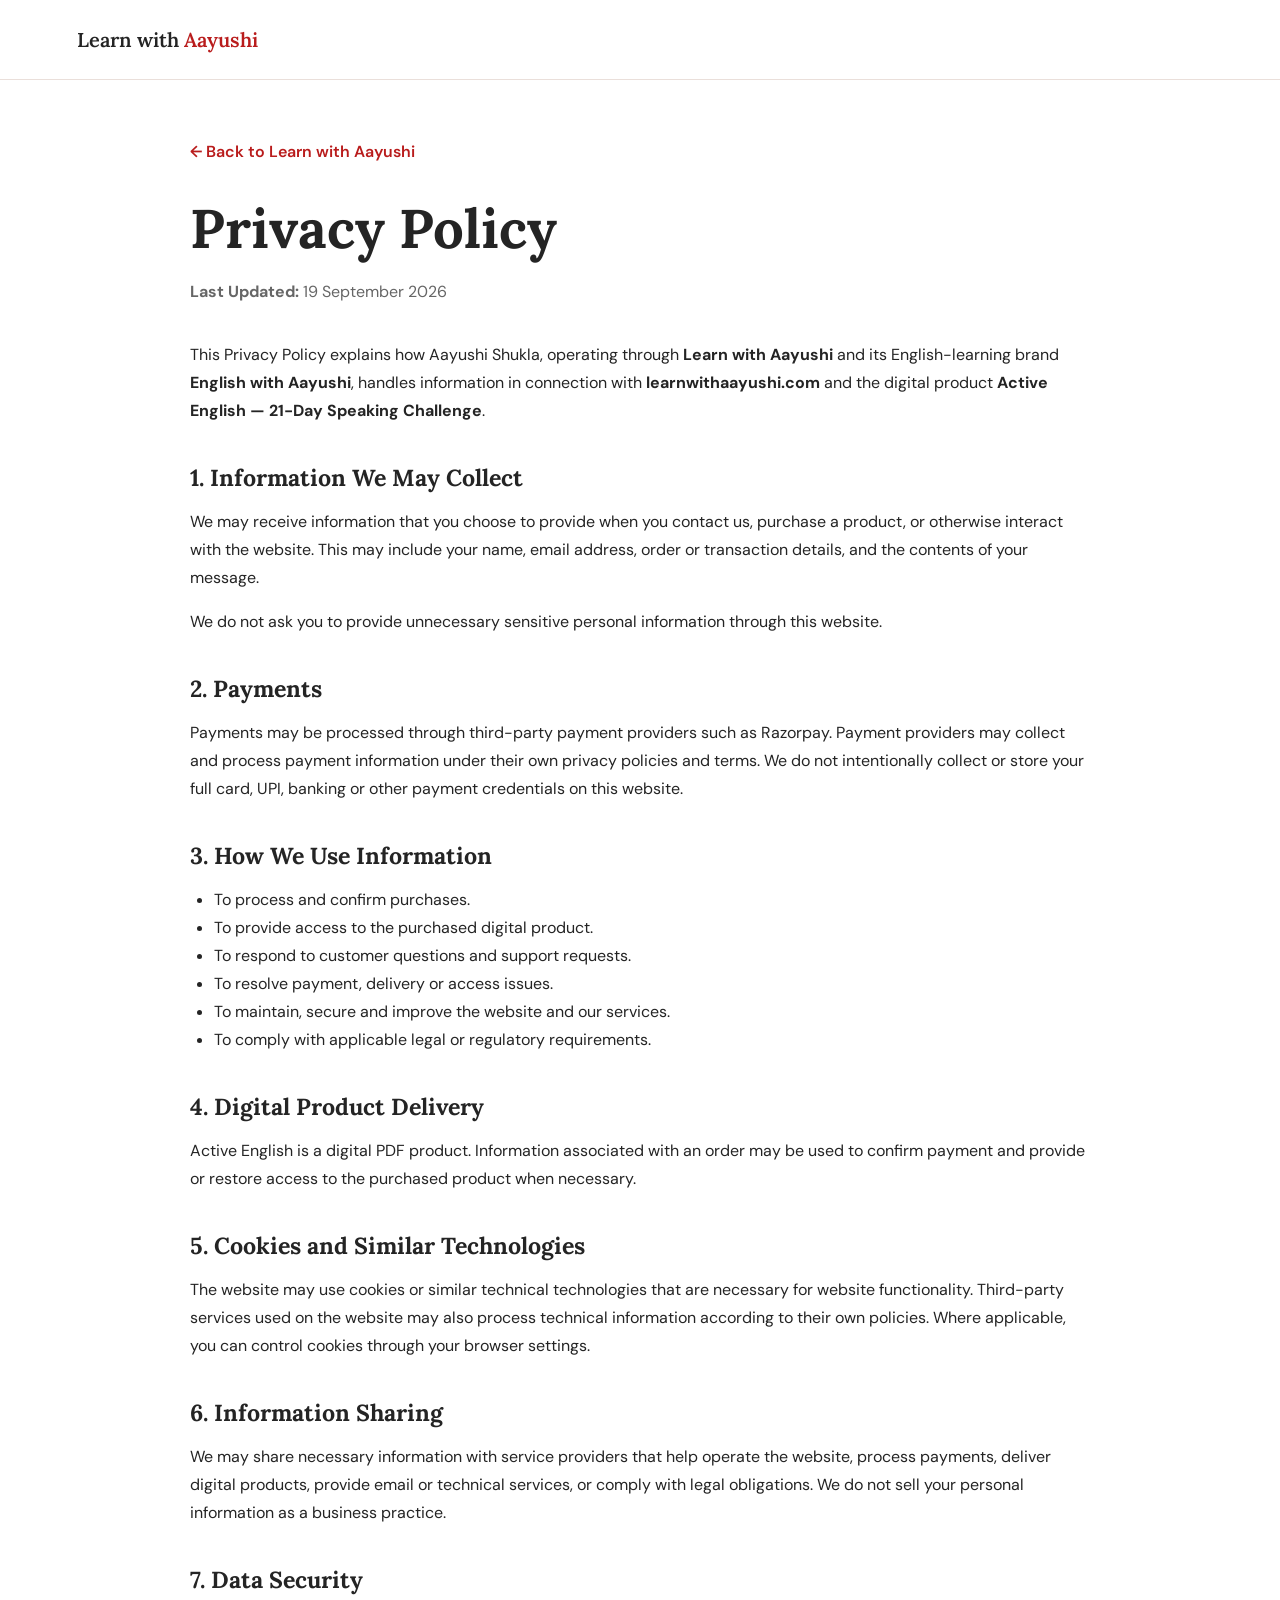
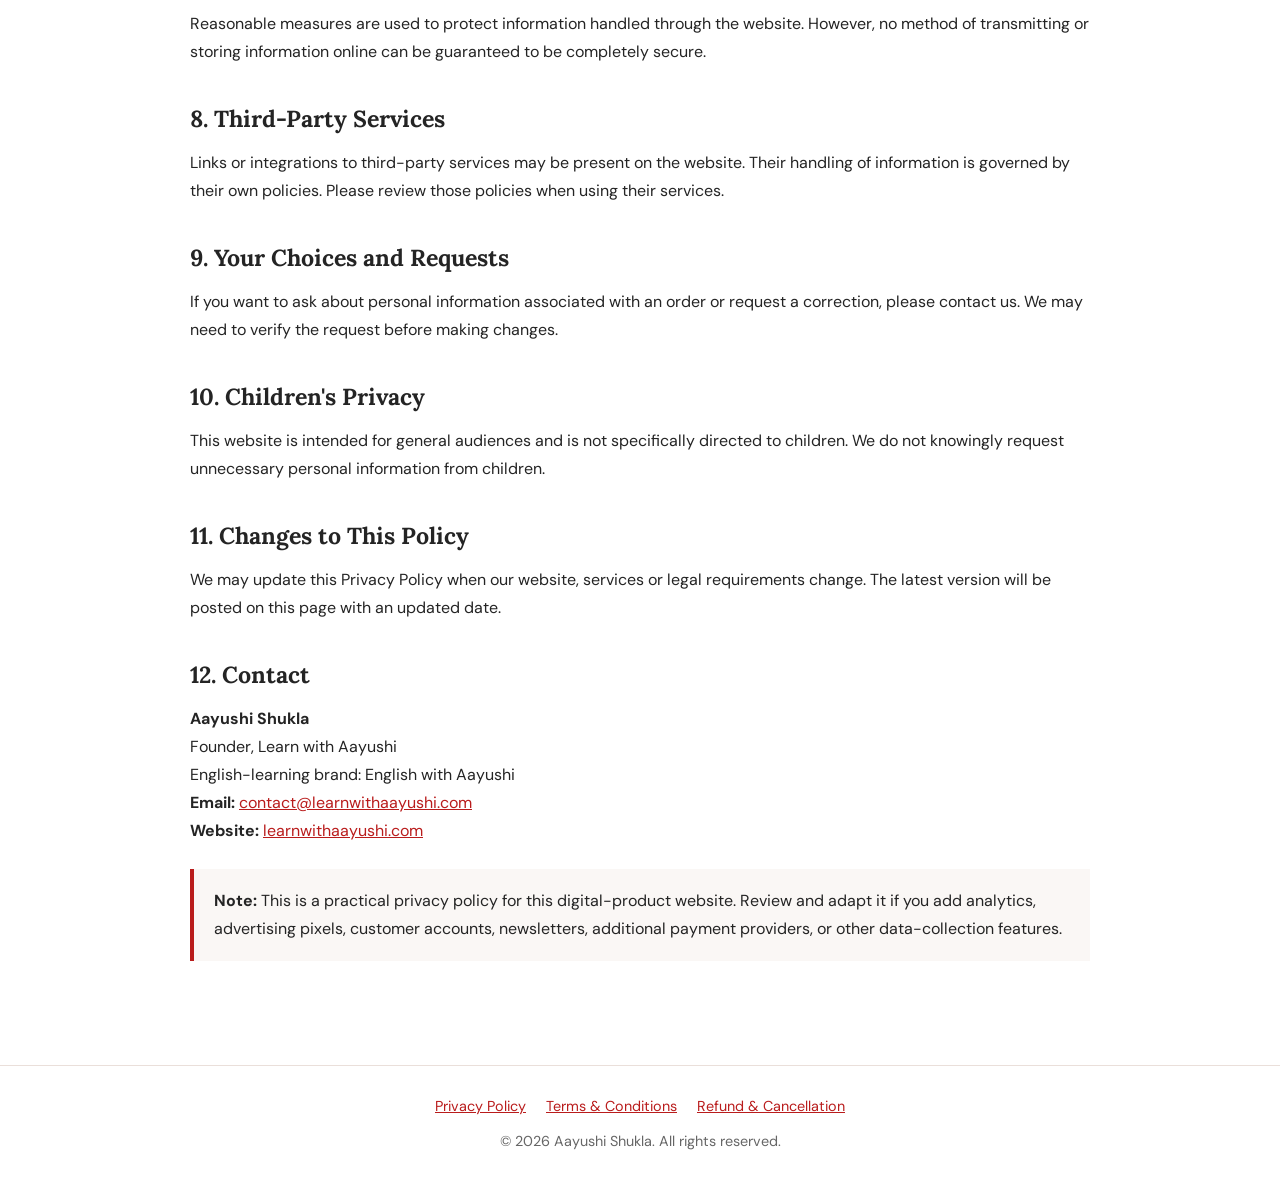
<file: privacy-policy.html>
<!doctype html>
<html lang="en">
<head>
<meta charset="UTF-8">
<meta name="viewport" content="width=device-width, initial-scale=1.0">
<title>Privacy Policy | Learn with Aayushi</title>
<meta name="description" content="Privacy Policy for Learn with Aayushi and Active English.">
<link rel="preconnect" href="https://fonts.googleapis.com">
<link rel="preconnect" href="https://fonts.gstatic.com" crossorigin>
<link href="https://fonts.googleapis.com/css2?family=DM+Sans:wght@400;500;600&family=Lora:ital,wght@0,400;0,500;0,600;1,400&display=swap" rel="stylesheet">

<style>
:root{--red:#b91c1c;--dark:#242424;--muted:#666;--soft:#faf7f5;--border:#eadfda}
*{box-sizing:border-box}
body{margin:0;background:#fff;color:var(--dark);font-family:"DM Sans",Arial,sans-serif;line-height:1.75}
.site-header{padding:22px 6%;border-bottom:1px solid var(--border);background:#fff}
.brand{color:var(--dark);text-decoration:none;font-family:"Lora",serif;font-size:1.25rem;font-weight:600}
.brand span{color:var(--red)}
.container{width:min(900px,88%);margin:0 auto;padding:58px 0 80px}
.back{display:inline-block;color:var(--red);text-decoration:none;font-weight:600;margin-bottom:28px}
h1,h2{font-family:"Lora",serif;line-height:1.25}
h1{font-size:clamp(2.1rem,5vw,3.4rem);margin:0 0 12px}
h2{font-size:1.45rem;margin:38px 0 10px}
p,li{font-size:1rem}.meta{color:var(--muted);margin-bottom:35px}
ul{padding-left:24px}
.notice{background:var(--soft);border-left:4px solid var(--red);padding:18px 20px;margin:24px 0}
a{color:var(--red)}
footer{border-top:1px solid var(--border);padding:28px 6%;text-align:center;color:var(--muted);font-size:.9rem}
.footer-links{display:flex;justify-content:center;gap:20px;flex-wrap:wrap;margin-bottom:10px}
@media(max-width:600px){.container{padding-top:40px}h1{font-size:2.2rem}h2{font-size:1.3rem}}
</style>

</head>
<body>
<header class="site-header">
<a class="brand" href="index.html">Learn with <span>Aayushi</span></a>
</header>
<main class="container">
<a class="back" href="index.html">← Back to Learn with Aayushi</a>

<h1>Privacy Policy</h1>
<p class="meta"><strong>Last Updated:</strong> 19 September 2026</p>
<p>This Privacy Policy explains how Aayushi Shukla, operating through <strong>Learn with Aayushi</strong> and its English-learning brand <strong>English with Aayushi</strong>, handles information in connection with <strong>learnwithaayushi.com</strong> and the digital product <strong>Active English — 21-Day Speaking Challenge</strong>.</p>
<h2>1. Information We May Collect</h2>
<p>We may receive information that you choose to provide when you contact us, purchase a product, or otherwise interact with the website. This may include your name, email address, order or transaction details, and the contents of your message.</p>
<p>We do not ask you to provide unnecessary sensitive personal information through this website.</p>
<h2>2. Payments</h2>
<p>Payments may be processed through third-party payment providers such as Razorpay. Payment providers may collect and process payment information under their own privacy policies and terms. We do not intentionally collect or store your full card, UPI, banking or other payment credentials on this website.</p>
<h2>3. How We Use Information</h2>
<ul><li>To process and confirm purchases.</li><li>To provide access to the purchased digital product.</li><li>To respond to customer questions and support requests.</li><li>To resolve payment, delivery or access issues.</li><li>To maintain, secure and improve the website and our services.</li><li>To comply with applicable legal or regulatory requirements.</li></ul>
<h2>4. Digital Product Delivery</h2>
<p>Active English is a digital PDF product. Information associated with an order may be used to confirm payment and provide or restore access to the purchased product when necessary.</p>
<h2>5. Cookies and Similar Technologies</h2>
<p>The website may use cookies or similar technical technologies that are necessary for website functionality. Third-party services used on the website may also process technical information according to their own policies. Where applicable, you can control cookies through your browser settings.</p>
<h2>6. Information Sharing</h2>
<p>We may share necessary information with service providers that help operate the website, process payments, deliver digital products, provide email or technical services, or comply with legal obligations. We do not sell your personal information as a business practice.</p>
<h2>7. Data Security</h2>
<p>Reasonable measures are used to protect information handled through the website. However, no method of transmitting or storing information online can be guaranteed to be completely secure.</p>
<h2>8. Third-Party Services</h2>
<p>Links or integrations to third-party services may be present on the website. Their handling of information is governed by their own policies. Please review those policies when using their services.</p>
<h2>9. Your Choices and Requests</h2>
<p>If you want to ask about personal information associated with an order or request a correction, please contact us. We may need to verify the request before making changes.</p>
<h2>10. Children's Privacy</h2>
<p>This website is intended for general audiences and is not specifically directed to children. We do not knowingly request unnecessary personal information from children.</p>
<h2>11. Changes to This Policy</h2>
<p>We may update this Privacy Policy when our website, services or legal requirements change. The latest version will be posted on this page with an updated date.</p>
<h2>12. Contact</h2>
<p><strong>Aayushi Shukla</strong><br>Founder, Learn with Aayushi<br>English-learning brand: English with Aayushi<br><strong>Email:</strong> <a href="mailto:contact@learnwithaayushi.com">contact@learnwithaayushi.com</a><br><strong>Website:</strong> <a href="https://learnwithaayushi.com">learnwithaayushi.com</a></p>
<div class="notice"><strong>Note:</strong> This is a practical privacy policy for this digital-product website. Review and adapt it if you add analytics, advertising pixels, customer accounts, newsletters, additional payment providers, or other data-collection features.</div>

</main>
<footer>
<div class="footer-links">
<a href="privacy-policy.html">Privacy Policy</a>
<a href="terms-and-conditions.html">Terms &amp; Conditions</a>
<a href="refund-policy.html">Refund &amp; Cancellation</a>
</div>
© 2026 Aayushi Shukla. All rights reserved.
</footer>
</body>
</html>
</file>
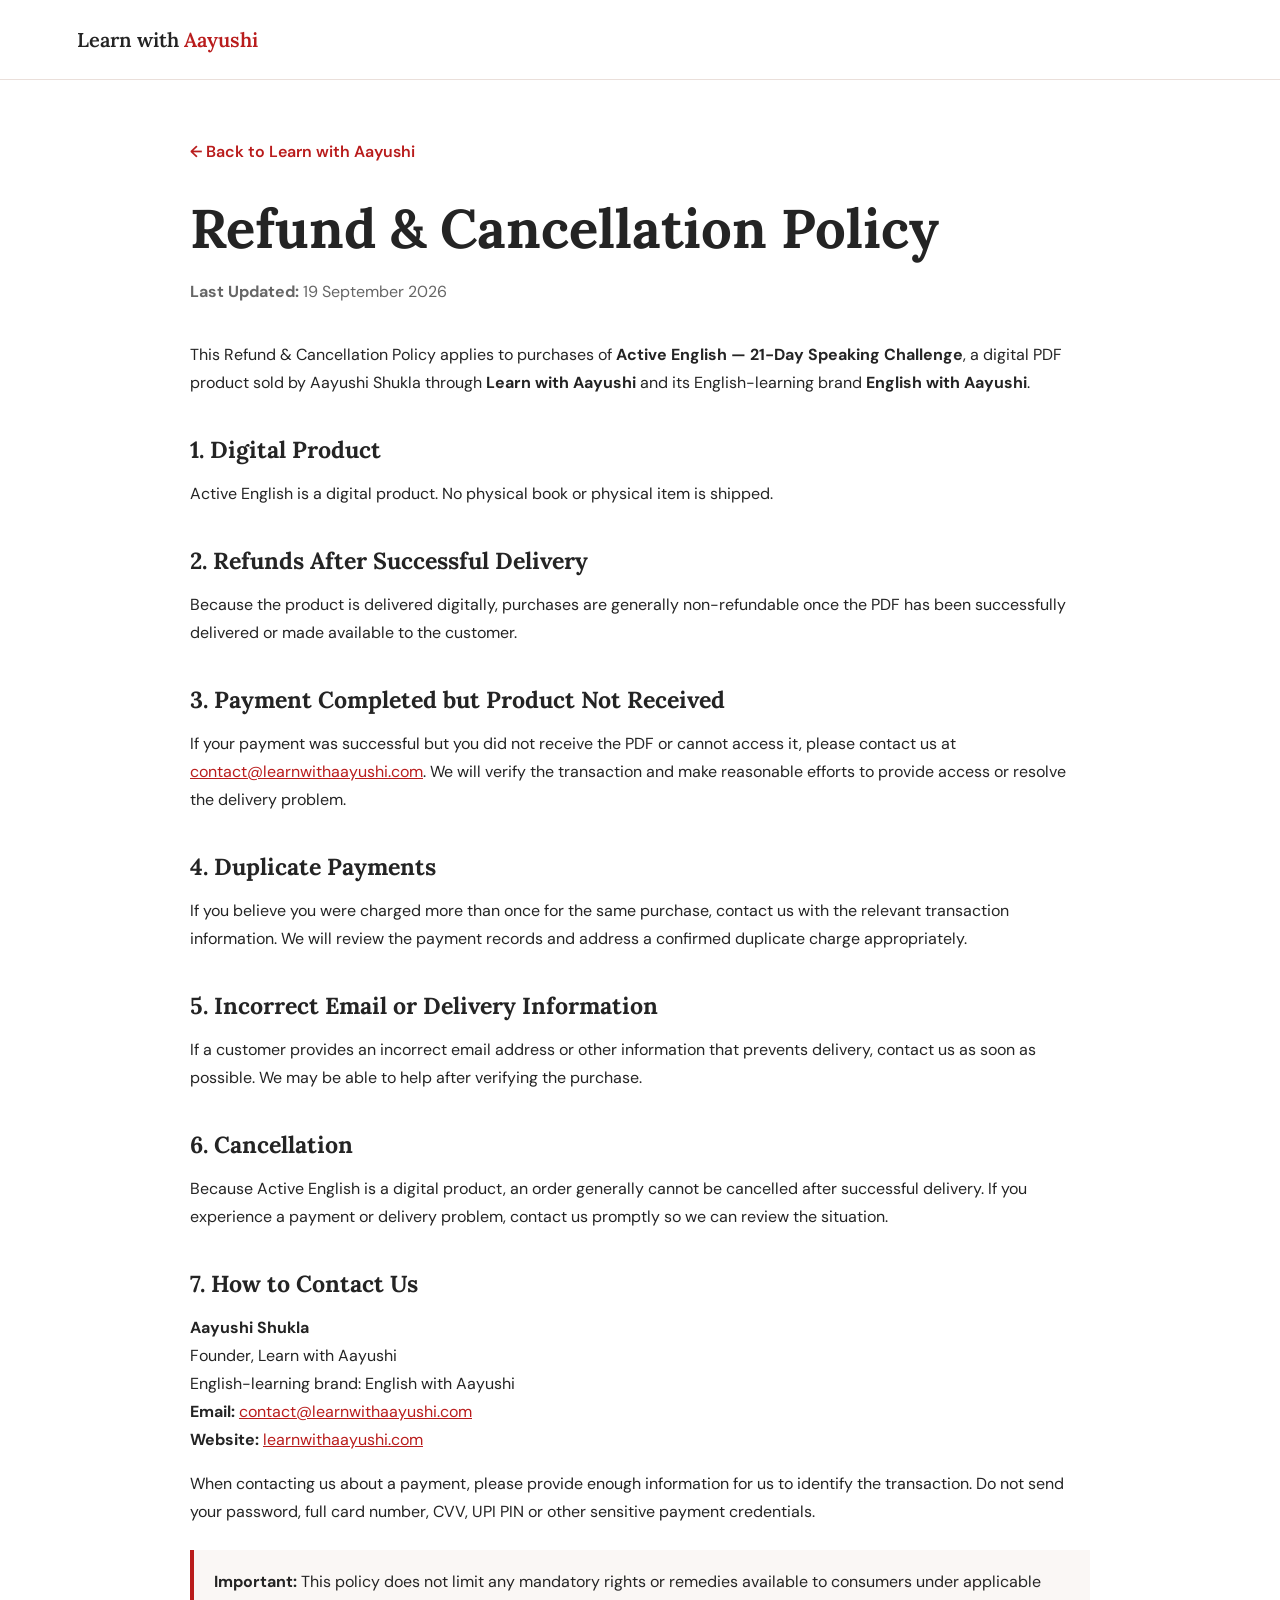
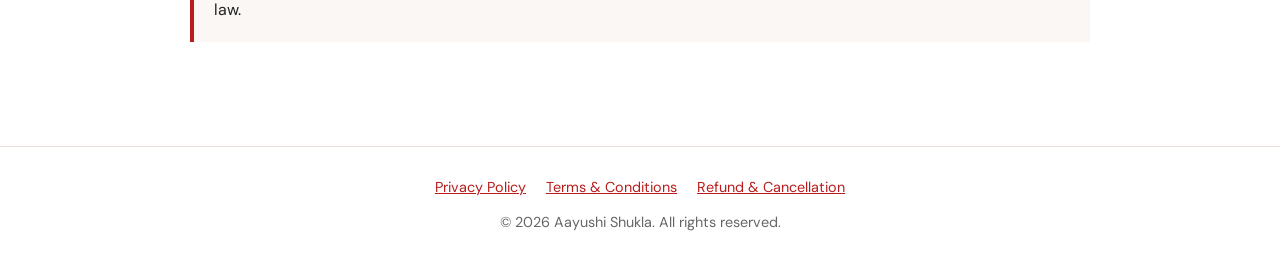
<file: refund-policy.html>
<!doctype html>
<html lang="en">
<head>
<meta charset="UTF-8">
<meta name="viewport" content="width=device-width, initial-scale=1.0">
<title>Refund & Cancellation Policy | Learn with Aayushi</title>
<meta name="description" content="Refund and Cancellation Policy for Active English.">
<link rel="preconnect" href="https://fonts.googleapis.com">
<link rel="preconnect" href="https://fonts.gstatic.com" crossorigin>
<link href="https://fonts.googleapis.com/css2?family=DM+Sans:wght@400;500;600&family=Lora:ital,wght@0,400;0,500;0,600;1,400&display=swap" rel="stylesheet">

<style>
:root{--red:#b91c1c;--dark:#242424;--muted:#666;--soft:#faf7f5;--border:#eadfda}
*{box-sizing:border-box}
body{margin:0;background:#fff;color:var(--dark);font-family:"DM Sans",Arial,sans-serif;line-height:1.75}
.site-header{padding:22px 6%;border-bottom:1px solid var(--border);background:#fff}
.brand{color:var(--dark);text-decoration:none;font-family:"Lora",serif;font-size:1.25rem;font-weight:600}
.brand span{color:var(--red)}
.container{width:min(900px,88%);margin:0 auto;padding:58px 0 80px}
.back{display:inline-block;color:var(--red);text-decoration:none;font-weight:600;margin-bottom:28px}
h1,h2{font-family:"Lora",serif;line-height:1.25}
h1{font-size:clamp(2.1rem,5vw,3.4rem);margin:0 0 12px}
h2{font-size:1.45rem;margin:38px 0 10px}
p,li{font-size:1rem}.meta{color:var(--muted);margin-bottom:35px}
ul{padding-left:24px}
.notice{background:var(--soft);border-left:4px solid var(--red);padding:18px 20px;margin:24px 0}
a{color:var(--red)}
footer{border-top:1px solid var(--border);padding:28px 6%;text-align:center;color:var(--muted);font-size:.9rem}
.footer-links{display:flex;justify-content:center;gap:20px;flex-wrap:wrap;margin-bottom:10px}
@media(max-width:600px){.container{padding-top:40px}h1{font-size:2.2rem}h2{font-size:1.3rem}}
</style>

</head>
<body>
<header class="site-header">
<a class="brand" href="index.html">Learn with <span>Aayushi</span></a>
</header>
<main class="container">
<a class="back" href="index.html">← Back to Learn with Aayushi</a>

<h1>Refund &amp; Cancellation Policy</h1>
<p class="meta"><strong>Last Updated:</strong> 19 September 2026</p>
<p>This Refund &amp; Cancellation Policy applies to purchases of <strong>Active English — 21-Day Speaking Challenge</strong>, a digital PDF product sold by Aayushi Shukla through <strong>Learn with Aayushi</strong> and its English-learning brand <strong>English with Aayushi</strong>.</p>
<h2>1. Digital Product</h2>
<p>Active English is a digital product. No physical book or physical item is shipped.</p>
<h2>2. Refunds After Successful Delivery</h2>
<p>Because the product is delivered digitally, purchases are generally non-refundable once the PDF has been successfully delivered or made available to the customer.</p>
<h2>3. Payment Completed but Product Not Received</h2>
<p>If your payment was successful but you did not receive the PDF or cannot access it, please contact us at <a href="mailto:contact@learnwithaayushi.com">contact@learnwithaayushi.com</a>. We will verify the transaction and make reasonable efforts to provide access or resolve the delivery problem.</p>
<h2>4. Duplicate Payments</h2>
<p>If you believe you were charged more than once for the same purchase, contact us with the relevant transaction information. We will review the payment records and address a confirmed duplicate charge appropriately.</p>
<h2>5. Incorrect Email or Delivery Information</h2>
<p>If a customer provides an incorrect email address or other information that prevents delivery, contact us as soon as possible. We may be able to help after verifying the purchase.</p>
<h2>6. Cancellation</h2>
<p>Because Active English is a digital product, an order generally cannot be cancelled after successful delivery. If you experience a payment or delivery problem, contact us promptly so we can review the situation.</p>
<h2>7. How to Contact Us</h2>
<p><strong>Aayushi Shukla</strong><br>Founder, Learn with Aayushi<br>English-learning brand: English with Aayushi<br><strong>Email:</strong> <a href="mailto:contact@learnwithaayushi.com">contact@learnwithaayushi.com</a><br><strong>Website:</strong> <a href="https://learnwithaayushi.com">learnwithaayushi.com</a></p>
<p>When contacting us about a payment, please provide enough information for us to identify the transaction. Do not send your password, full card number, CVV, UPI PIN or other sensitive payment credentials.</p>
<div class="notice"><strong>Important:</strong> This policy does not limit any mandatory rights or remedies available to consumers under applicable law.</div>

</main>
<footer>
<div class="footer-links">
<a href="privacy-policy.html">Privacy Policy</a>
<a href="terms-and-conditions.html">Terms &amp; Conditions</a>
<a href="refund-policy.html">Refund &amp; Cancellation</a>
</div>
© 2026 Aayushi Shukla. All rights reserved.
</footer>
</body>
</html>
</file>
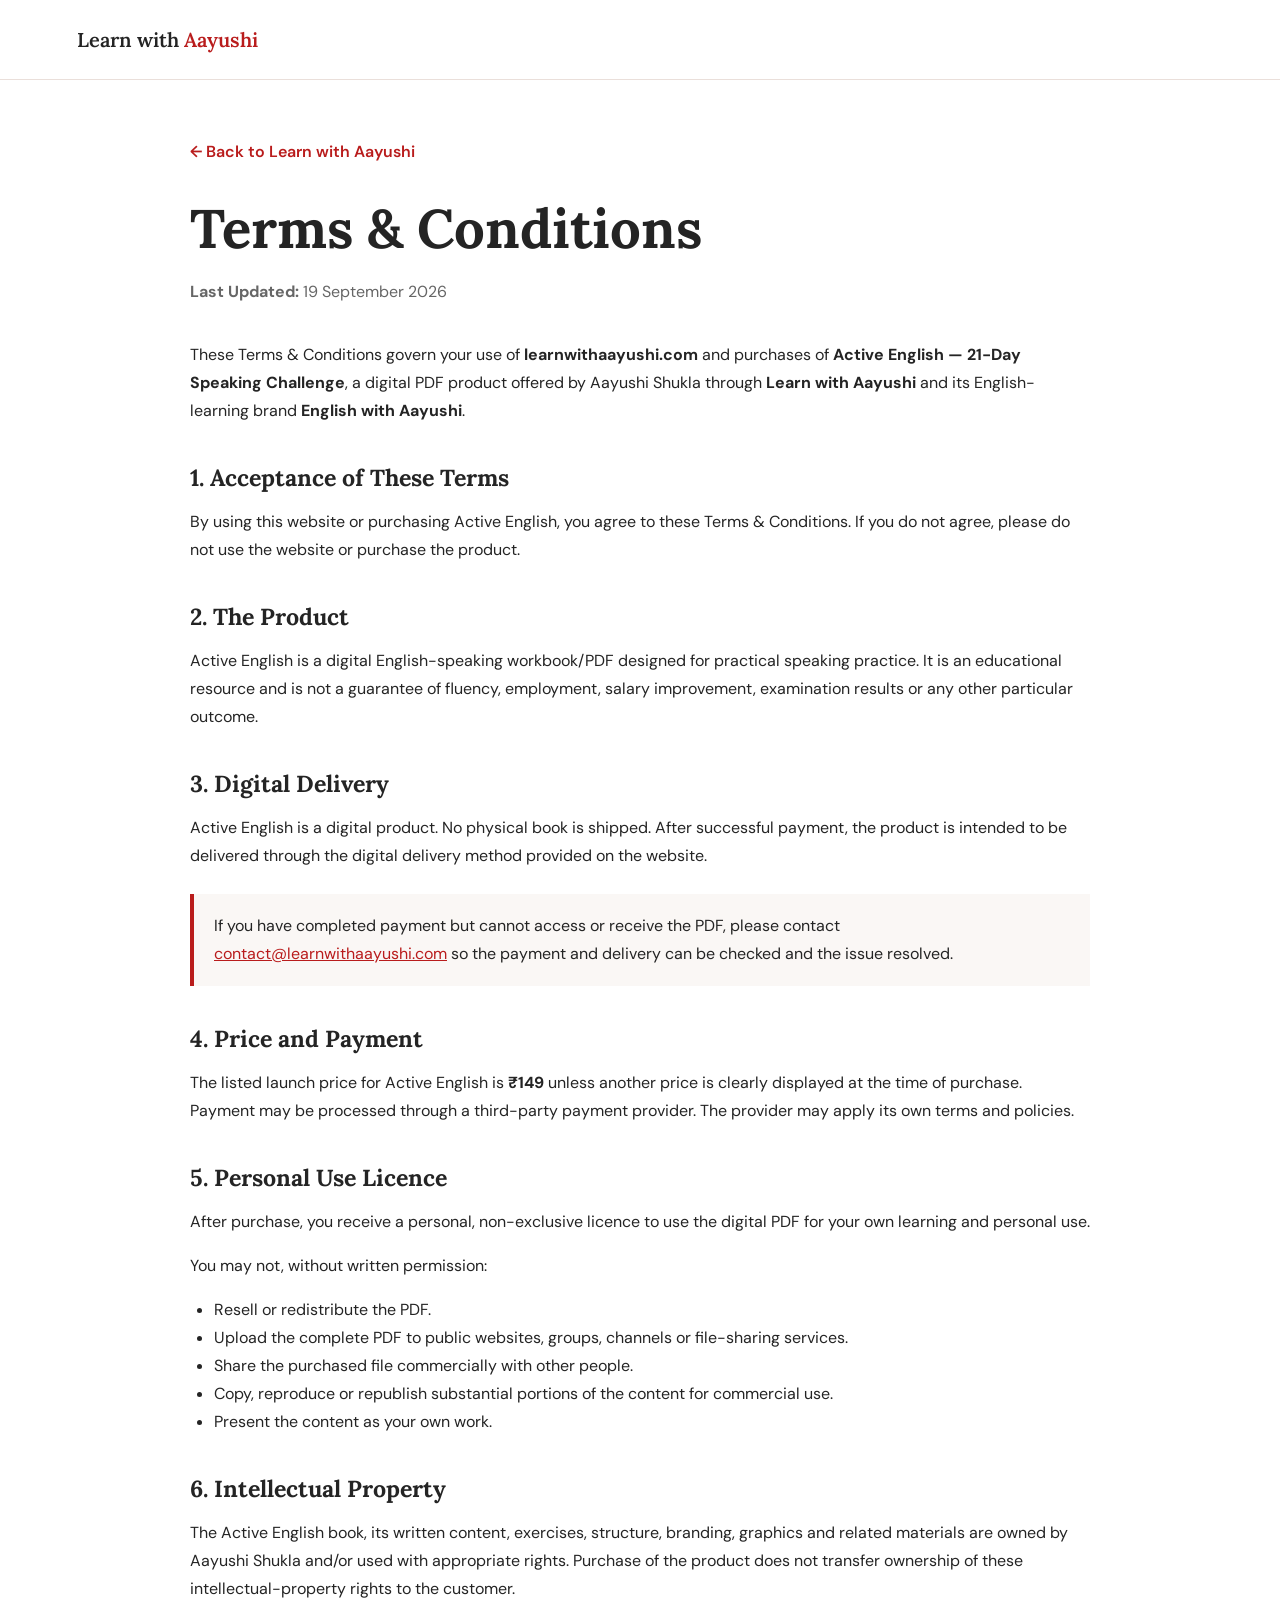
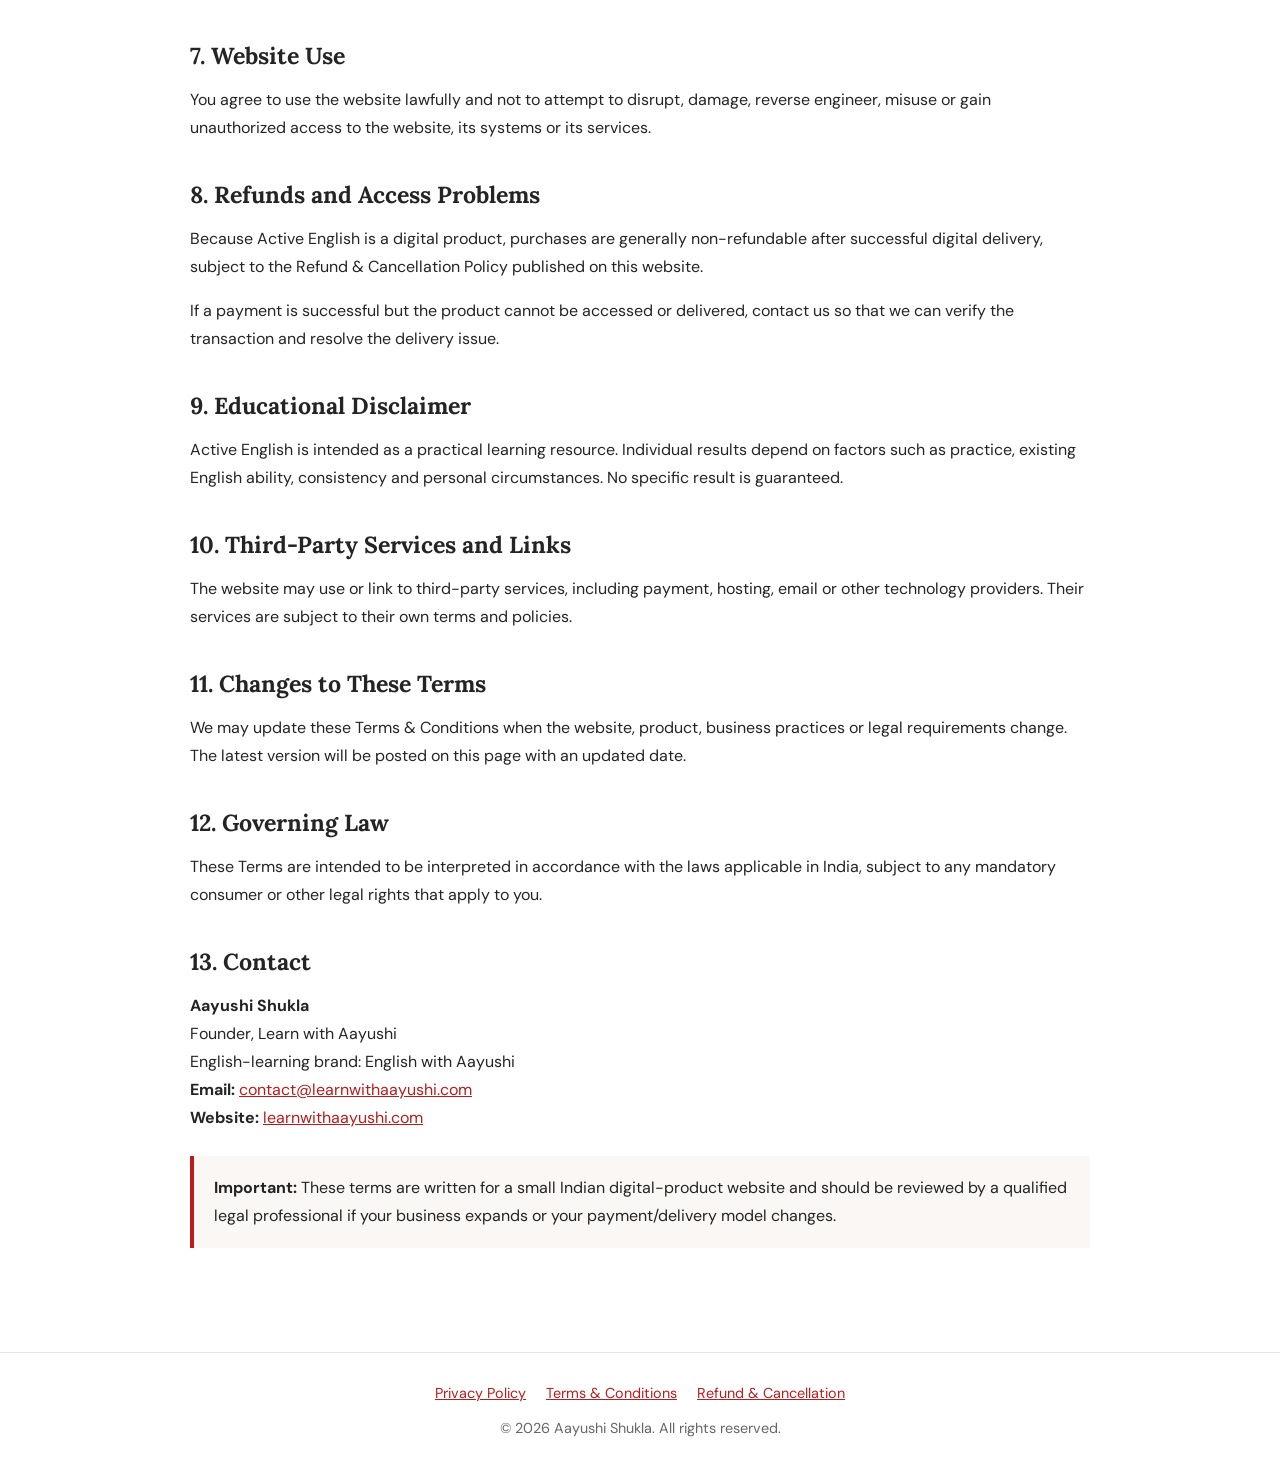
<file: terms-and-conditions.html>
<!doctype html>
<html lang="en">
<head>
<meta charset="UTF-8">
<meta name="viewport" content="width=device-width, initial-scale=1.0">
<title>Terms & Conditions | Learn with Aayushi</title>
<meta name="description" content="Terms and Conditions for Learn with Aayushi and Active English.">
<link rel="preconnect" href="https://fonts.googleapis.com">
<link rel="preconnect" href="https://fonts.gstatic.com" crossorigin>
<link href="https://fonts.googleapis.com/css2?family=DM+Sans:wght@400;500;600&family=Lora:ital,wght@0,400;0,500;0,600;1,400&display=swap" rel="stylesheet">

<style>
:root{--red:#b91c1c;--dark:#242424;--muted:#666;--soft:#faf7f5;--border:#eadfda}
*{box-sizing:border-box}
body{margin:0;background:#fff;color:var(--dark);font-family:"DM Sans",Arial,sans-serif;line-height:1.75}
.site-header{padding:22px 6%;border-bottom:1px solid var(--border);background:#fff}
.brand{color:var(--dark);text-decoration:none;font-family:"Lora",serif;font-size:1.25rem;font-weight:600}
.brand span{color:var(--red)}
.container{width:min(900px,88%);margin:0 auto;padding:58px 0 80px}
.back{display:inline-block;color:var(--red);text-decoration:none;font-weight:600;margin-bottom:28px}
h1,h2{font-family:"Lora",serif;line-height:1.25}
h1{font-size:clamp(2.1rem,5vw,3.4rem);margin:0 0 12px}
h2{font-size:1.45rem;margin:38px 0 10px}
p,li{font-size:1rem}.meta{color:var(--muted);margin-bottom:35px}
ul{padding-left:24px}
.notice{background:var(--soft);border-left:4px solid var(--red);padding:18px 20px;margin:24px 0}
a{color:var(--red)}
footer{border-top:1px solid var(--border);padding:28px 6%;text-align:center;color:var(--muted);font-size:.9rem}
.footer-links{display:flex;justify-content:center;gap:20px;flex-wrap:wrap;margin-bottom:10px}
@media(max-width:600px){.container{padding-top:40px}h1{font-size:2.2rem}h2{font-size:1.3rem}}
</style>

</head>
<body>
<header class="site-header">
<a class="brand" href="index.html">Learn with <span>Aayushi</span></a>
</header>
<main class="container">
<a class="back" href="index.html">← Back to Learn with Aayushi</a>

<h1>Terms &amp; Conditions</h1>
<p class="meta"><strong>Last Updated:</strong> 19 September 2026</p>
<p>These Terms &amp; Conditions govern your use of <strong>learnwithaayushi.com</strong> and purchases of <strong>Active English — 21-Day Speaking Challenge</strong>, a digital PDF product offered by Aayushi Shukla through <strong>Learn with Aayushi</strong> and its English-learning brand <strong>English with Aayushi</strong>.</p>
<h2>1. Acceptance of These Terms</h2>
<p>By using this website or purchasing Active English, you agree to these Terms &amp; Conditions. If you do not agree, please do not use the website or purchase the product.</p>
<h2>2. The Product</h2>
<p>Active English is a digital English-speaking workbook/PDF designed for practical speaking practice. It is an educational resource and is not a guarantee of fluency, employment, salary improvement, examination results or any other particular outcome.</p>
<h2>3. Digital Delivery</h2>
<p>Active English is a digital product. No physical book is shipped. After successful payment, the product is intended to be delivered through the digital delivery method provided on the website.</p>
<div class="notice">If you have completed payment but cannot access or receive the PDF, please contact <a href="mailto:contact@learnwithaayushi.com">contact@learnwithaayushi.com</a> so the payment and delivery can be checked and the issue resolved.</div>
<h2>4. Price and Payment</h2>
<p>The listed launch price for Active English is <strong>₹149</strong> unless another price is clearly displayed at the time of purchase. Payment may be processed through a third-party payment provider. The provider may apply its own terms and policies.</p>
<h2>5. Personal Use Licence</h2>
<p>After purchase, you receive a personal, non-exclusive licence to use the digital PDF for your own learning and personal use.</p>
<p>You may not, without written permission:</p>
<ul><li>Resell or redistribute the PDF.</li><li>Upload the complete PDF to public websites, groups, channels or file-sharing services.</li><li>Share the purchased file commercially with other people.</li><li>Copy, reproduce or republish substantial portions of the content for commercial use.</li><li>Present the content as your own work.</li></ul>
<h2>6. Intellectual Property</h2>
<p>The Active English book, its written content, exercises, structure, branding, graphics and related materials are owned by Aayushi Shukla and/or used with appropriate rights. Purchase of the product does not transfer ownership of these intellectual-property rights to the customer.</p>
<h2>7. Website Use</h2>
<p>You agree to use the website lawfully and not to attempt to disrupt, damage, reverse engineer, misuse or gain unauthorized access to the website, its systems or its services.</p>
<h2>8. Refunds and Access Problems</h2>
<p>Because Active English is a digital product, purchases are generally non-refundable after successful digital delivery, subject to the Refund &amp; Cancellation Policy published on this website.</p>
<p>If a payment is successful but the product cannot be accessed or delivered, contact us so that we can verify the transaction and resolve the delivery issue.</p>
<h2>9. Educational Disclaimer</h2>
<p>Active English is intended as a practical learning resource. Individual results depend on factors such as practice, existing English ability, consistency and personal circumstances. No specific result is guaranteed.</p>
<h2>10. Third-Party Services and Links</h2>
<p>The website may use or link to third-party services, including payment, hosting, email or other technology providers. Their services are subject to their own terms and policies.</p>
<h2>11. Changes to These Terms</h2>
<p>We may update these Terms &amp; Conditions when the website, product, business practices or legal requirements change. The latest version will be posted on this page with an updated date.</p>
<h2>12. Governing Law</h2>
<p>These Terms are intended to be interpreted in accordance with the laws applicable in India, subject to any mandatory consumer or other legal rights that apply to you.</p>
<h2>13. Contact</h2>
<p><strong>Aayushi Shukla</strong><br>Founder, Learn with Aayushi<br>English-learning brand: English with Aayushi<br><strong>Email:</strong> <a href="mailto:contact@learnwithaayushi.com">contact@learnwithaayushi.com</a><br><strong>Website:</strong> <a href="https://learnwithaayushi.com">learnwithaayushi.com</a></p>
<div class="notice"><strong>Important:</strong> These terms are written for a small Indian digital-product website and should be reviewed by a qualified legal professional if your business expands or your payment/delivery model changes.</div>

</main>
<footer>
<div class="footer-links">
<a href="privacy-policy.html">Privacy Policy</a>
<a href="terms-and-conditions.html">Terms &amp; Conditions</a>
<a href="refund-policy.html">Refund &amp; Cancellation</a>
</div>
© 2026 Aayushi Shukla. All rights reserved.
</footer>
</body>
</html>
</file>
